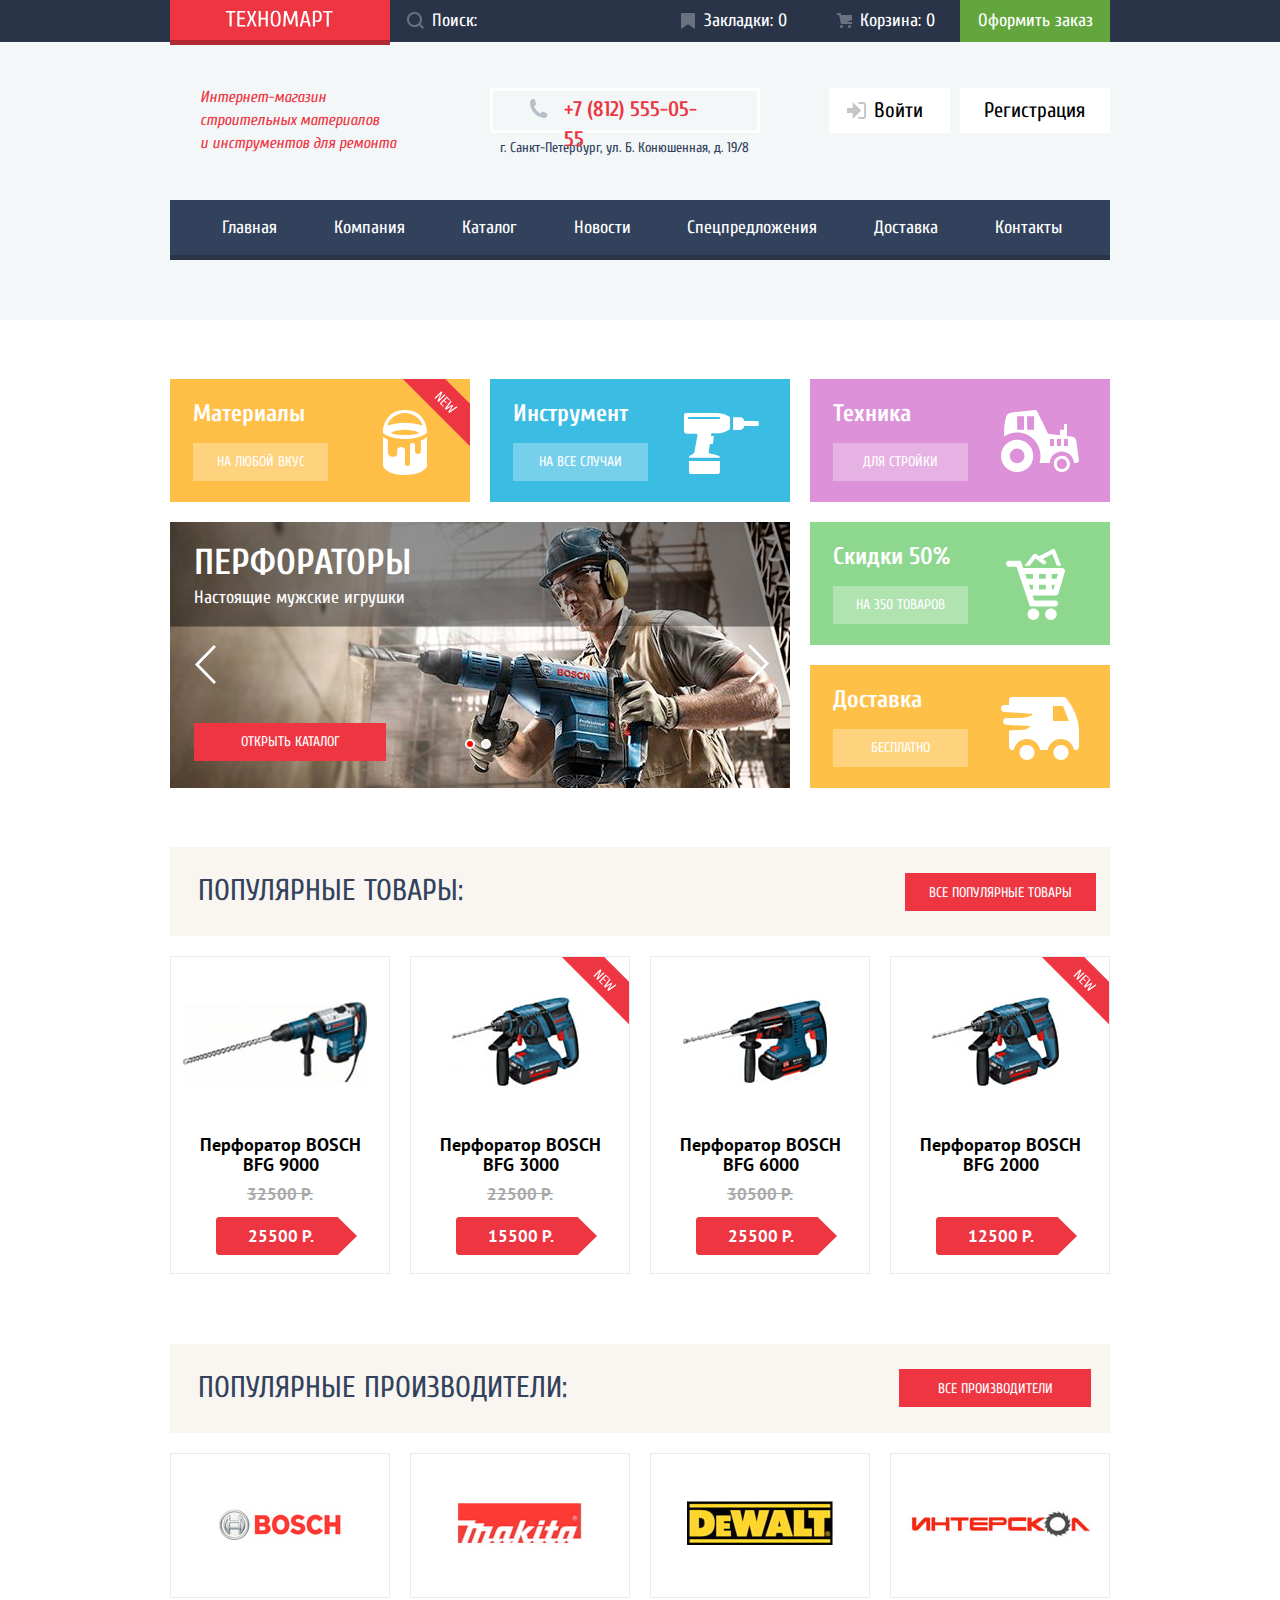
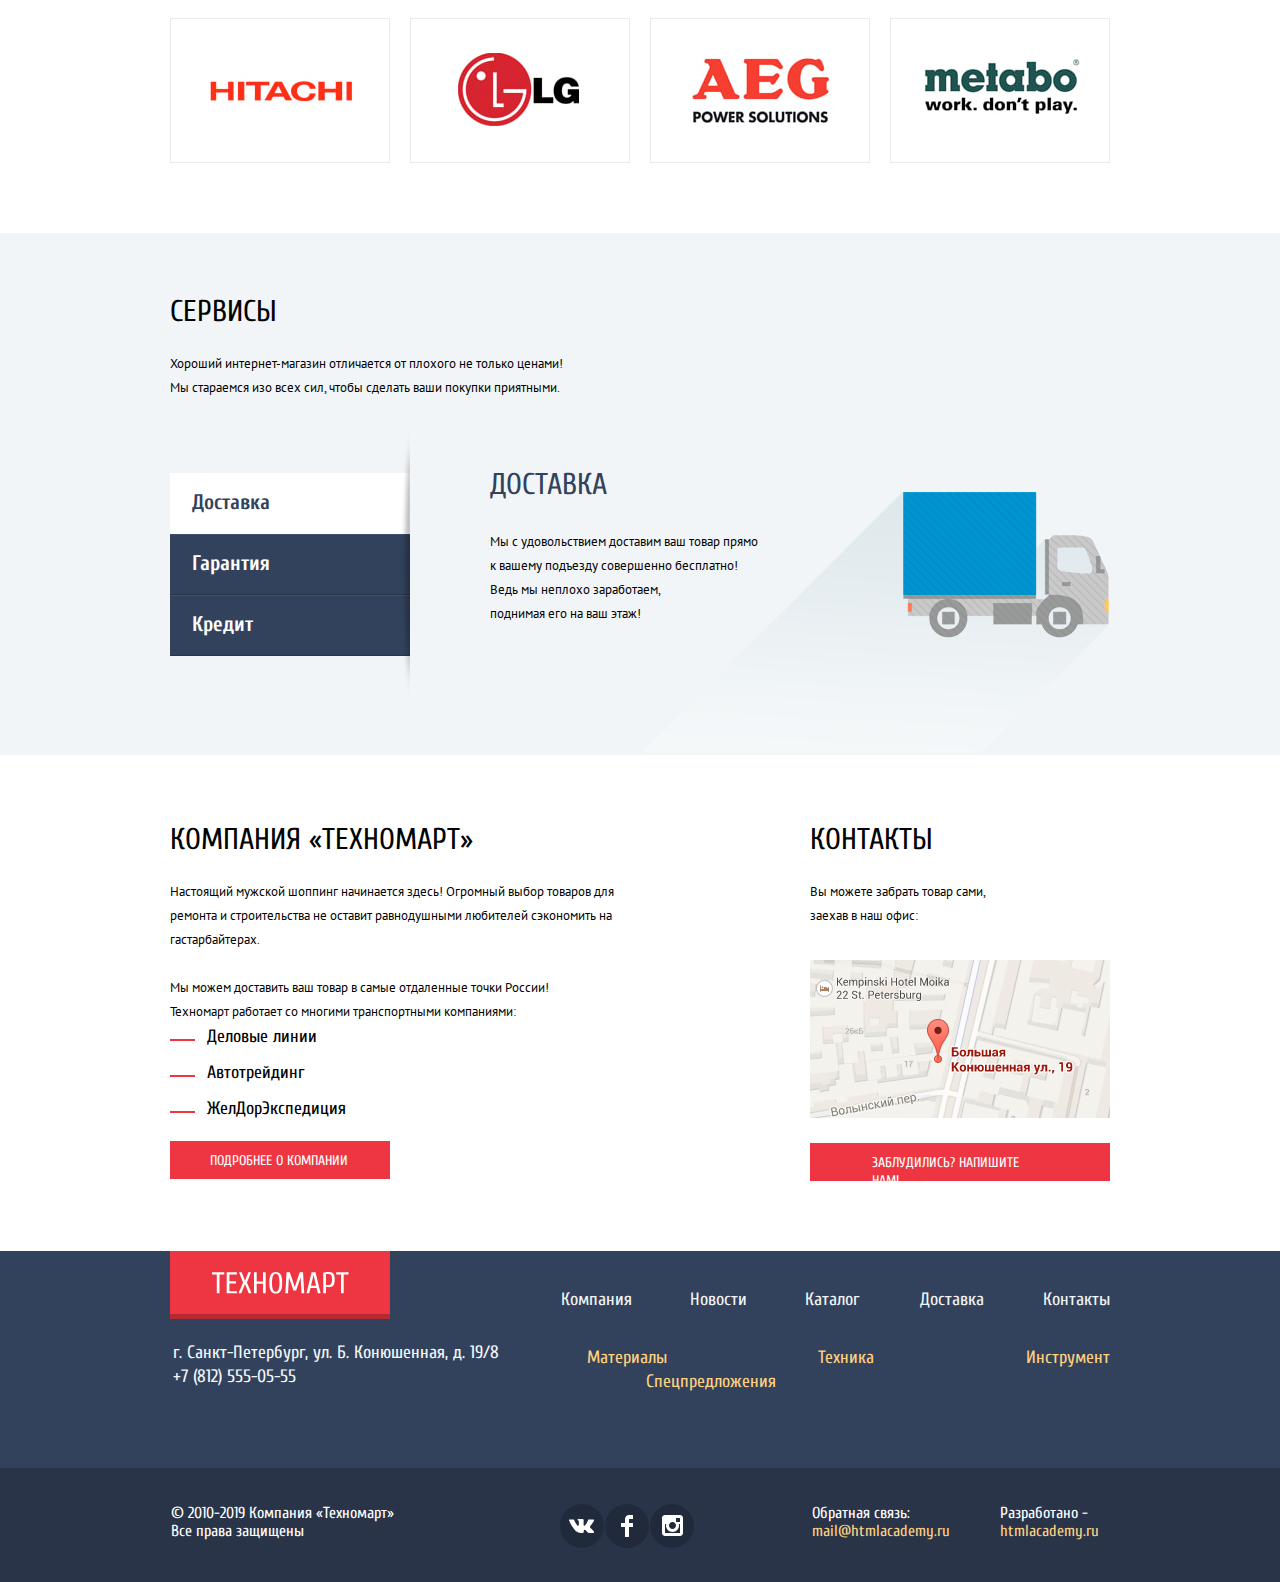
<file: index.html>
<!DOCTYPE html>
<html lang="ru" class="html-grid">
  <head>
    <meta charset="utf-8">
    <title>HTML Academy: Техномарт</title>
    <link rel="stylesheet" href="css/normalize.css">
    <link href="https://fonts.googleapis.com/css2?family=Cuprum:ital,wght@0,400;0,700;1,400;1,700&family=PT+Sans:wght@400;700&display=swap" rel="stylesheet">
    <link rel="stylesheet" href="css/stylemin.css">
  </head>
  <body class="body-grid">
   <header class="main-header"> 
     <div class="top-menu">
       <div class="container">
        <a class="logo-top">
          <img src="img/logo.svg" width="108" height="18" alt="Логотип Техномарт">
        </a>
          <form action="https://echo.htmlacademy.ru" method="GET" class="top-input">
            <label for="search" class="label-top">
            </label>
            <input id="search" type="search" name="search" placeholder="Поиск:">
              <svg width="17" height="17" viewBox="0 0 17 17" fill="none" xmlns="http://www.w3.org/2000/svg">
                <path fill-rule="evenodd" clip-rule="evenodd" d="M13.458 12.044L17 15.586L15.586 17L12.044 13.458C10.782 14.421 9.21 15 7.5 15C3.35786 15 0 11.6421 0 7.5C0 3.35786 3.35786 0 7.5 0C11.6421 0 15 3.35786 15 7.5C15.0001 9.14309 14.4581 10.7403 13.458 12.044ZM7.5 2C4.467 2 2 4.467 2 7.5C2.00331 10.5362 4.4638 12.9967 7.5 13C10.532 13 13 10.532 13 7.5C13 4.467 10.532 2 7.5 2Z" fill="white"/>
              </svg>
          </form>
          <a class="active-top-menu top-bookmarks" href="#">
            Закладки: 0
            <svg width="14" height="16" viewBox="0 0 14 16" fill="none" xmlns="http://www.w3.org/2000/svg">
                <path d="M14 15C14 15.55 13.632 15.741 13.182 15.426L7.819 11.661C7.369 11.346 6.632 11.346 6.182 11.661L0.818 15.426C0.368 15.741 0 15.55 0 15V1C0 0.45 0.45 0 1 0H13C13.55 0 14 0.45 14 1V15Z" fill="white"/>
            </svg>     
          </a>       
          <a class="active-top-menu top-basket" href="#">
            Корзина: 0
            <svg width="15" height="15" viewBox="0 0 15 15" fill="none" xmlns="http://www.w3.org/2000/svg">
              <path d="M4.5 15C5.32843 15 6 14.3284 6 13.5C6 12.6716 5.32843 12 4.5 12C3.67157 12 3 12.6716 3 13.5C3 14.3284 3.67157 15 4.5 15Z" fill="white"/>
              <path d="M12.5 15C13.3284 15 14 14.3284 14 13.5C14 12.6716 13.3284 12 12.5 12C11.6716 12 11 12.6716 11 13.5C11 14.3284 11.6716 15 12.5 15Z" fill="white"/>
              <path d="M15 2H4.07L3.648 0H0V2H2.031L4.016 11H15V9H9.441L15 6.951V2Z" fill="white"/>
            </svg>
          </a>
          <a class="buy-order" href="#">
            Оформить заказ
          </a>
       </div>
     </div>
     <div class="double-top-menu">
      <div class="container">
        <div class="online-magazine">
          <h1>
            Интернет-магазин<br> 
            строительных материалов<br> 
            и инструментов для ремонта
          </h1>
        </div>
        <div class="company-info">
          <a class="company-info-number" href="tel:+78125550555">
            +7 (812) 555-05-55
          </a>
          <address>
            г. Санкт-Петербург, ул. Б. Конюшенная, д. 19/8
          </address>
        </div>
        <div class="div-login">
          <ul class="login">
            <li>
              <a class="entry-href" href="#">
                Войти
                <svg width="20" height="17" viewBox="0 0 20 17" fill="none" xmlns="http://www.w3.org/2000/svg">
                  <path d="M14.1667 8.5L5.71429 0V6H0V11H5.71429V17L14.1667 8.5Z" fill="#C5C5C5"/>
                  <path d="M16.1771 15.01H11.3895V17H16.1771C18.2514 17 19.0381 15.19 19.0619 13.974V3.028C19.0381 1.811 18.2514 0 16.1771 0H11.3895V1.99H16.1771C16.9762 1.99 17.1219 2.671 17.1391 3.047V13.951C17.1229 14.327 16.9762 15.01 16.1771 15.01Z" fill="#C5C5C5"/>
                </svg>
              </a>
            </li>
            <li>
              <a class="registration-href" href="#">
                Регистрация
              </a>
            </li>
          </ul>
        </div>
      </div>
    </div>
    <nav>
      <ul class="menu-navigation container">
        <li>
          <a>
            Главная
          </a>
        </li>
        <li>
          <a class="menu-navigation-company" href="#">
            Компания
          </a>
        </li>
        <li>
          <a href="catalog.html">
            Каталог
          </a>
        </li> 
        <li>
          <a href="#">
            Новости
          </a>
        </li> 
        <li>
          <a href="#">
            Спецпредложения
          </a>
        </li>
        <li>
          <a href="#">
            Доставка
          </a>
        </li> 
        <li>
          <a href="#">
            Контакты
          </a>
        </li>
      </ul>
    </nav>
   </header>
   <main>
     <div class="container">
      <section class="mini-menu">
        <div class="mini-menu-item materials">
          <p>
            Материалы
          </p>
          <a href="#">
            На любой вкус
          </a>
          <svg width="44" height="65" viewBox="0 0 44 65" fill="none" xmlns="http://www.w3.org/2000/svg" class="mini-menu-svg svg-materials">
            <path d="M37.91 30.438V41.307C37.91 41.307 38.015 44.042 35.085 44.042C32.016 44.042 31.96 41.307 31.96 41.307V34.891C31.96 34.651 31.624 32.982 29.641 32.982C27.016 32.982 26.971 34.859 26.971 34.859V54.08C26.971 54.08 27 55.943 24.507 55.943C22 55.943 22 53.96 22 53.96V40.016C22 40.016 22 37.071 18.195 37.071C14.141 37.071 14.228 40.196 14.228 40.196V43.924C14.228 43.924 14.107 46.869 9.54 46.869C4.973 46.869 4.912 42.36 4.912 42.36V29.938C3.168 28.976 0 26.671 0 26.671V56.003C0 56.003 2.988 65 22 65C41.012 65 44 56.305 44 56.305V26.671C41.062 29.5 37.91 30.438 37.91 30.438Z" fill="white"/>
            <path fill-rule="evenodd" clip-rule="evenodd" d="M22 0C1.688 0 0 19.875 0 19.875V22.937C8.438 29.188 22 29 22 29C22 29 35.562 29.188 44 22.938V19.876C44 19.875 42.312 0 22 0ZM22 25C10.25 25 7.688 22.625 7.688 22.625C13.938 19.75 22 19.875 22 19.875C22 19.875 30.062 19.75 36.312 22.625C36.312 22.625 33.75 25 22 25ZM4.312 15.563C4.312 15.563 12.438 12.625 22 12.625C31.562 12.625 39.688 15.562 39.688 15.562C35.125 2.624 22 3.062 22 3.062C22 3.062 8.875 2.625 4.312 15.563Z" fill="white"/>
          </svg>
        </div>
        <div class="mini-menu-item tool">
          <p>
            Инструмент
          </p>
          <a href="#">
            На все случаи
          </a>
          <svg width="75" height="61" viewBox="0 0 75 61" fill="none" xmlns="http://www.w3.org/2000/svg" class="mini-menu-svg svg-tool">
            <path fill-rule="evenodd" clip-rule="evenodd" d="M2.103 0C0.167 0 0 2.041 0 2.041V17.853C0 20.789 2.903 20.855 2.903 20.855H11.91C13.845 20.855 13.511 22.189 13.511 22.189C13.511 22.189 11.042 35.199 10.776 37.4C10.509 39.603 8.908 41.004 8.908 41.004C8.908 41.004 6.773 42.205 5.906 42.672C5.039 43.139 5.039 44.873 5.039 44.873H35.928V44.139C35.928 42.672 29.456 41.004 26.855 40.737C24.253 40.471 24.787 38.735 24.787 38.735L25.854 30.93H28.856L29.99 23.057H26.988L27.319 20.32L35.928 20.189C41.733 19.588 45.936 16.119 45.936 16.119V4.109C41.333 0.84 33.993 0 33.993 0H2.103ZM60.387 8.016H73.875C74.45 8.016 74.917 9.128 74.917 10.5C74.917 11.872 74.45 12.984 73.875 12.984H60.387C59.766 15.271 58.315 16.875 56.625 16.875H49.083V4.125H56.625C58.316 4.125 59.766 5.729 60.387 8.016ZM6.907 61C5.039 61 5.039 58.949 5.039 58.949V47.942H35.928V59.016C35.928 60.816 33.927 61 33.927 61H6.907ZM36 4.969V4.938C36 4.388 35.55 3.938 35 3.938H5.031C4.481 3.938 4.031 4.388 4.031 4.938V4.969C4.031 5.519 4.481 5.969 5.031 5.969H35C35.55 5.969 36 5.519 36 4.969Z" fill="white"/>
          </svg>
        </div>
        <div class="mini-menu-item equipment">
          <p>
            Техника
          </p>
          <a href="#">
            Для стройки
          </a>
          <svg width="78" height="62" viewBox="0 0 78 62" fill="none" xmlns="http://www.w3.org/2000/svg" class="mini-menu-svg svg-equipment">
            <path fill-rule="evenodd" clip-rule="evenodd" d="M0 45.875C0 36.968 7.22 29.749 16.125 29.749C25.031 29.749 32.251 36.968 32.25 45.875C32.25 54.78 25.03 62 16.125 62C7.22 62 0 54.78 0 45.875ZM10.9579 51.0421C12.3283 52.4125 14.187 53.1823 16.125 53.182C18.063 53.1823 19.9217 52.4125 21.2921 51.0421C22.6625 49.6718 23.4323 47.813 23.432 45.875C23.432 41.8395 20.1605 38.568 16.125 38.568C12.0895 38.568 8.818 41.8395 8.818 45.875C8.81773 47.813 9.58749 49.6718 10.9579 51.0421ZM60.854 45.874C56.4015 45.874 52.792 49.4835 52.792 53.936C52.792 56.8163 54.3286 59.4778 56.823 60.9179C59.3174 62.3581 62.3906 62.3581 64.885 60.9179C67.3794 59.4778 68.916 56.8163 68.916 53.936C68.9165 51.7977 68.0673 49.7468 66.5553 48.2347C65.0433 46.7227 62.9923 45.8735 60.854 45.874ZM55.792 53.936C55.7914 56.7322 58.0578 58.9995 60.854 59C63.6502 59.0006 65.9174 56.7342 65.918 53.938C65.9186 51.1418 63.6522 48.8746 60.856 48.874C58.0598 48.8735 55.7926 51.1398 55.792 53.936Z" fill="white"/>
            <path fill-rule="evenodd" clip-rule="evenodd" d="M75.437 31.313C75.875 34.625 77.898 49.727 77.898 49.727C77.898 49.727 78.641 52.875 75 52.875H73.045C72.656 46.473 67.355 41.396 60.854 41.396C54.353 41.396 49.053 46.473 48.663 52.875H38.499C39.19 50.664 39.563 48.313 39.563 45.875C39.563 32.929 29.069 22.436 16.125 22.436C11.4651 22.4285 6.90969 23.8168 3.046 26.422C3.001 23.463 3.004 12.537 5.312 6.167C5.312 6.167 6.375 3.625 8.75 3C11.125 2.375 33.5 0 33.5 0C33.5 0 35.814 0.062 36.626 1.875C37.438 3.688 47.188 23.75 47.188 23.75L59 25.128V19.833H63V14H66V25.946L71.812 26.625C71.812 26.625 74.89 27.172 75.437 31.313ZM16.125 19.833H23.083V6.167H16.125V19.833ZM33.083 19.833H26.125V6.167H33.083V19.833ZM49 36H53.016V29H49V36ZM60.016 36H56V29H60.016V36ZM63 36H67.016V29H63V36Z" fill="white"/>
          </svg>
        </div>
        <div class="mini-menu-item discounts">
          <p>
            Скидки 50%
          </p>
          <a href="#">
            На 350 товаров
          </a>
          <svg width="59" height="72" viewBox="0 0 59 72" fill="none" xmlns="http://www.w3.org/2000/svg" class="mini-menu-svg svg-discounts">
            <path fill-rule="evenodd" clip-rule="evenodd" d="M58.34 21.2499C57.7735 20.5075 56.8861 20.0709 55.944 20.0713H17.274L14.799 12.7875H3.05798C1.40113 12.7875 0.0579834 14.1122 0.0579834 15.7464C0.0579834 17.3805 1.40113 18.7053 3.05798 18.7053H10.482L23.982 58.4384H49.141C50.7978 58.4384 52.141 57.1137 52.141 55.4795C52.141 53.8454 50.7978 52.5206 49.141 52.5206H28.299L26.573 47.4422H49.693C51.031 47.4421 52.2074 46.5683 52.577 45.2999L58.827 23.8479C59.0866 22.9545 58.9063 21.9927 58.34 21.2499ZM50.559 30.7983H45.749V25.9891H51.96L50.559 30.7983ZM32.942 25.9891V30.7973H39.749V25.9891H32.942ZM39.749 36.7161V41.5244H32.942V36.7161H39.749ZM26.942 30.7973V25.9891H19.285L20.919 30.7973H26.942ZM22.929 36.7161H26.942V41.5244H24.563L22.929 36.7161ZM45.749 36.7161V41.5244H47.434L48.835 36.7161H45.749Z" fill="white"/>
            <path d="M27.406 71.8768C30.5988 71.8768 33.187 69.324 33.187 66.175C33.187 63.0259 30.5988 60.4731 27.406 60.4731C24.2132 60.4731 21.625 63.0259 21.625 66.175C21.625 69.324 24.2132 71.8768 27.406 71.8768Z" fill="white"/>
            <path d="M44.844 71.8768C48.0367 71.8768 50.625 69.324 50.625 66.175C50.625 63.0259 48.0367 60.4731 44.844 60.4731C41.6512 60.4731 39.063 63.0259 39.063 66.175C39.063 69.324 41.6512 71.8768 44.844 71.8768Z" fill="white"/>
            <path d="M29.335 10.5525L36.882 15.9692C37.3178 16.2831 37.8644 16.4085 38.396 16.3166C38.9276 16.2247 39.3984 15.9234 39.7 15.482C40.346 14.5588 40.13 13.2806 39.22 12.6267L36.847 10.9243L46.283 5.90403L50.911 17.7535H55.258L49.214 2.2774C49.007 1.74151 48.5792 1.31742 48.037 1.11061C47.4997 0.908151 46.8995 0.947423 46.394 1.21811L33.146 8.26721L30.124 6.09833C29.2551 5.47313 28.0396 5.64365 27.382 6.48299L18.901 17.1331C18.7308 17.315 18.5937 17.5245 18.496 17.7525H23.602L29.335 10.5525Z" fill="white"/>
          </svg>
        </div>
        <div class="mini-menu-item delivery">
          <p>
            Доставка
          </p>
          <a href="#">
            Бесплатно
          </a>
          <svg width="78" height="63" viewBox="0 0 78 63" fill="none" xmlns="http://www.w3.org/2000/svg" class="mini-menu-svg svg-delivery">
            <path d="M25.983 63C30.1251 63 33.483 59.6421 33.483 55.5C33.483 51.3579 30.1251 48 25.983 48C21.8408 48 18.483 51.3579 18.483 55.5C18.483 59.6421 21.8408 63 25.983 63Z" fill="white"/>
            <path d="M59.982 63C64.1241 63 67.482 59.6421 67.482 55.5C67.482 51.3579 64.1241 48 59.982 48C55.8399 48 52.482 51.3579 52.482 55.5C52.482 59.6421 55.8399 63 59.982 63Z" fill="white"/>
            <path fill-rule="evenodd" clip-rule="evenodd" d="M11.062 0H64C64 0 78 14.812 78 33.688V48.938C78 48.938 77.812 53 74.875 53.001H73.166C71.992 46.74 66.507 42.001 59.906 42.001C53.306 42.001 47.82 46.74 46.646 53.001H39.242C38.068 46.74 32.583 42.001 25.983 42.001C19.383 42.001 13.897 46.74 12.724 53.001H10.625C10.625 53.001 8.061 52.377 8.061 49.189V33.574L22.812 32.814C22.812 32.814 28.295 32.211 29.102 29.058L5.446 27.804C3.58204 27.804 2.071 26.293 2.071 24.429C2.071 22.565 3.58204 21.054 5.446 21.054H14.502L22.812 20.626C22.812 20.626 30.989 20.018 31.75 16.821L31.554 16.778L3.469 14.938C1.55312 14.938 0 13.3849 0 11.469C0 9.55312 1.55312 8 3.469 8H8.062V3.125C8.062 3.125 7.874 0 11.062 0ZM52 8.938V23.938H67.812L62.062 8.938H52Z" fill="white"/>
          </svg>
        </div>
        <div class="div-slides div-slide-1">
          <ul class="slides">
            <li class="slider-item first-slider-item toys">
              <h2>
                Перфораторы
              </h2>
              <p>
                Настоящие мужские игрушки
              </p>
              <a class="open-catalog shared-button" href="catalog.html">
                Открыть каталог
              </a>
            </li>
            <li class="slider-item second-slider-item">
              <h2>
                Дрели
              </h2>
              <p>
                Соседям на радость!
              </p>
              <a class="open-catalog shared-button" href="catalog.html">
                Открыть каталог
              </a>
            </li>
          </ul>
          <div class="switches">
            <button type="button" class="left-button" aria-label="Предыдущий слайд">
            </button>
            <button type="button" class="right-button" aria-label="Следующий слайд">
            </button>
          </div>
          <div class="slides-button">
            <button type="button" class="slides-left-circle slides-button-first" aria-label="Первый слайд">
            </button>
            <button type="button" class="slides-right-circle" aria-label="Второй слайд">
            </button>
          </div>
        </div>
      </section>
      <section class="main-mini-catalog">
        <div class="popular-heading">
          <h2>
            Популярные товары:
          </h2>
          <a href="#" class="shared-button">
            Все популярные товары
          </a>
        </div>
        <ul class="catalog-cards first-page">
          <li class="card" tabindex="0">
            <div class="div-card-image">
              <img src="img/bfg9000.jpg" width="184" height="164" alt="Перфоратор BOSCH BFG 6000">
            </div>
            <h3>
              Перфоратор BOSCH
              BFG 9000
            </h3>
            <span class="first-price">
              32500 Р.
            </span>
            <div class="div-last-price">
              <p>
                25500 Р.
              </p>
            </div>
            <div class="change-page">
              <a href="#" class="change-page-first">
                Купить
              </a>  
              <a href="#" class="change-page-second">
                В закладки
              </a>  
            </div>
          </li>
          <li class="card new-product" tabindex="0">
            <div class="div-card-image">
              <img src="img/bfg3000.jpg" width="127" height="112" alt="Перфоратор BOSCH BFG 3000">
            </div>
            <h3>
              Перфоратор BOSCH
              BFG 3000
            </h3>
            <span class="first-price">
              22500 Р.
            </span>
            <div class="div-last-price">
              <p>
                15500 Р.
              </p>
            </div>
            <div class="change-page">
              <a href="#" class="change-page-first">
                Купить
              </a>  
              <a href="#" class="change-page-second">
                В закладки
              </a>  
            </div>
          </li>
          <li class="card" tabindex="0">
            <div class="div-card-image">
              <img src="img/bfg6000.jpg" width="144" height="128" alt="Перфоратор BOSCH BFG 6000">
            </div>
            <h3>
              Перфоратор BOSCH
              BFG 6000
            </h3>
            <span class="first-price">
              30500 Р.
            </span>
            <div class="div-last-price">
              <p>
                25500 Р.
              </p>
            </div>
            <div class="change-page">
              <a href="#" class="change-page-first">
                Купить
              </a>  
              <a href="#" class="change-page-second">
                В закладки
              </a>  
            </div>
          </li>
          <li class="card new-product" tabindex="0">
            <div class="div-card-image">
              <img src="img/bfg2000.jpg" width="127" height="112" alt="Перфоратор BOSCH BFG 2000">
            </div>
            <h3>
              Перфоратор BOSCH
              BFG 2000
            </h3>
            <span class="first-price">
            </span>
            <div class="div-last-price">
              <p>
                12500 Р.
              </p>
            </div>
            <div class="change-page">
              <a href="#" class="change-page-first ">
                Купить
              </a>  
              <a href="#" class="change-page-second">
                В закладки
              </a>  
            </div>
          </li>
        </ul>
      </section>
      <section>
        <div class="popular-heading all-heading">
          <h2>
            Популярные производители:
          </h2>
          <a href="#" class="shared-button">
            Все производители
          </a>
        </div>
        <ul class="popular-manufacturers">
          <li>
            <a href="#"><img src="img/bosch.jpg" width="220" height="145" alt="Логотип BOSCH">
            </a>
          </li>
          <li>
            <a href="#"><img src="img/makita.jpg" width="220" height="145" alt="Логотип MAKITA">
            </a>
          </li>
          <li>
            <a href="#"><img src="img/dewalt.jpg" width="220" height="145" alt="Логотип DEWALT">
            </a>
          </li>
          <li>
            <a href="#"><img src="img/interskol.jpg" width="220" height="145" alt="Логотип ИНТЕРСКОЛ">
            </a>
          </li>
          <li>
            <a href="#"><img src="img/hitachi.jpg" width="220" height="145" alt="Логотип HITACHI">
            </a>
          </li>
          <li>
            <a href="#"><img src="img/lg.jpg" width="220" height="145" alt="Логотип LG">
            </a>
          </li>
          <li>
            <a href="#"><img src="img/aeg.jpg" width="220" height="145" alt="Логотип AEG">
            </a>
          </li>
          <li>
            <a href="#"><img src="img/metabo.jpg" width="220" height="145" alt="Логотип METABO">
            </a>
          </li>
        </ul>
      </section>
    </div>
      <section class="services">
        <div class="container">
          <div class="services-div">
            <h2>
              Сервисы
            </h2>
            <p>
              Хороший интернет-магазин отличается от плохого не только ценами!<br>
              Мы стараемся изо всех сил, чтобы сделать ваши покупки приятными.
            </p>
            <div class="services-flex">
              <div class="services-buttons">
                <button type="button" class="button-delivery button-view">
                  Доставка
                </button>
                <button type="button" class="button-guarantee">
                  Гарантия
                </button>
                <button type="button" class="button-credit">
                  Кредит
                </button>
              </div>
              <ul class="services-bottom">
                <li class="services-slide services-slide-delivery services-slide-view">
                  <h2>
                    Доставка
                  </h2>
                  <p>
                    Мы с удовольствием доставим ваш товар прямо<br>
                    к вашему подъезду совершенно бесплатно!<br>
                    Ведь мы неплохо заработаем,<br>
                    поднимая его на ваш этаж!
                  </p>
                </li>
                <li class="services-slide services-slide-guarantee">
                  <h2>
                    Гарантия
                  </h2>
                  <p>
                    Если купленный у нас товар поломается или заискрит, <br>
                    а также в случае пожара, спровоцированного его <br>
                    возгоранием, вы всегда можете быть уверены в нашей<br>
                    гарантии.Мы обменяем сгоревший товар на новый.<br>
                    Дом уж восстановите как-нибудь сами.
                  </p>
                </li>
                <li class="services-slide services-slide-credit">
                  <h2>
                    Кредит
                  </h2>
                  <p>
                    Залезть в долговую яму стало проще!<br>
                    Кредитные консультанты придут вам на помощь.
                  </p>
                  <a href="#">
                    Отправить заявку
                  </a>
                </li>
              </ul>
             </div>
          </div>
        </div>
      </section>
    <div class="bottom-info-company">
      <div class="container">
        <section class="company-partners">
          <h2>
            Компания «Техномарт»
          </h2>
          <p>
            Настоящий мужской шоппинг начинается здесь! Огромный выбор товаров для<br>
            ремонта и строительства не оставит равнодушными любителей сэкономить на<br>
            гастарбайтерах.
          </p>
          <p class="we-can-do">
            Мы можем доставить ваш товар в самые отдаленные точки России!<br>
            Техномарт работает со многими транспортными компаниями:
          </p>
          <ul class="partners">
            <li>
              Деловые линии
              <svg width="25" height="2" viewBox="0 0 25 2" fill="none" xmlns="http://www.w3.org/2000/svg" class="one-hyphen">
                <rect width="25" height="2" fill="#EE3643"/>
              </svg> 
            </li>
            <li>
              Автотрейдинг
              <svg width="25" height="2" viewBox="0 0 25 2" fill="none" xmlns="http://www.w3.org/2000/svg" class="two-hyphen">
                <rect width="25" height="2" fill="#EE3643"/>
              </svg> 
            </li>
            <li>
              ЖелДорЭкспедиция
              <svg width="25" height="2" viewBox="0 0 25 2" fill="none" xmlns="http://www.w3.org/2000/svg" class="three-hyphen">
                <rect width="25" height="2" fill="#EE3643"/>
              </svg> 
            </li>
          </ul>
          <div class="first-link shared-button">
            <a class="link-red" href="#">
              Подробнее о компании
            </a>
          </div>
        </section>
        <section class="company-contacts">
          <h2>
            Контакты
          </h2>
          <p>
            Вы можете забрать товар сами,
            заехав в наш офис:
          </p>
          <a class="bottom-map" href="https://goo.gl/maps/LYUe3NA5gNEfzFR26">
            <img src="img/map.png" width="300" height="158" alt="Наш магазин на карте">
          </a>
          <div class="second-link shared-button">
            <a class="link-red login-link-red" href="feedback-form.html">
              Заблудились? Напишите нам!
            </a>
          </div>
        </section>
      </div>
    </div>
   </main>
   <footer class="main-footer">
     <div class="first-bottom-menu">
      <div class="container">
        <a class="bottom-logo">
          <img src="img/logo-bottom.svg" width="220" height="68" alt="Логотип Техномарт">
        </a>
        <div class="menu-bottom">
          <ul class="bottom-white-menu">
            <li>
              <a href="#">
                Компания
              </a>
            </li>
            <li>
              <a href="#">
                Новости
              </a>
            </li>
            <li>
              <a href="catalog.html">
                Каталог
              </a>
            </li>
            <li>
              <a href="#">
                Доставка
              </a>
            </li>
            <li>
              <a href="#">
                Контакты
              </a>
            </li>
          </ul>
        </div>
      </div>
     </div>
     <div class="bottom-second-menu">
       <div class="container">
         <div class="bottom-address">
            <address>
              г. Санкт-Петербург, ул. Б. Конюшенная, д. 19/8
            </address>
            <a class="telephone-number" href="tel:+78125550555">
              +7 (812) 555-05-55
            </a>
          </div>
          <ul class="bottom-gold-menu">
            <li>
              <a href="#">
                Материалы
              </a>
            </li>
            <li class="bottom-gold-menu-alone">
              <a href="#">
                Техника
              </a>
            </li>
            <li>
              <a href="#">
                Инструмент
              </a>
            </li>
            <li>
              <a href="#">
                Спецпредложения
              </a>
            </li>
          </ul>
       </div>
     </div>
   <div class="last-bottom-menu">
     <div class="container">
        <div class="copyright">
          <p>
            © 2010-2019 Компания «Техномарт»
            Все права защищены
          </p>
        </div>
        <ul class="social-networks">
          <li>
            <a href="#">
              <img class="icon-social vk" src="img/vkontakte.svg" width="26" height="15" alt="Наша группа Вконтакте">
            </a>
          </li>
          <li>
            <a href="#">
              <img class="icon-social fb" src="img/facebook.svg" width="12" height="22" alt="Наша группа Фейсбук">
            </a>
          </li>
          <li>
            <a href="#">
              <img class="icon-social inst" src="img/instagram.svg" width="21" height="21" alt="Наша группа Инстраграм">
            </a>
          </li>
        </ul>
        <div class="last-bottom-menu-info">
          <p class="bottom-mail-first">
            Обратная связь:
            <a class="last-bottom-menu-mail" href="mailto:mail@htmlacademy.ru">
              <span>
                mail@htmlacademy.ru
              </span>
            </a>
          </p>
          <p class="bottom-mail-second">
            Разработано -
            <a class="last-bottom-menu-mail" href="https://htmlacademy.ru/intensive/htmlcss">
              <span>
                htmlacademy.ru
              </span>
            </a>
          </p>
        </div>
      </div>
    </div>
  </footer>

  <div class="pop-up-basket">
    <div class="pop-up-basket-head">
      <p>
        Товар добавлен в корзину!
      </p>
      <button type="button">
      </button>
    </div>
    <div class="pop-up-basket-buttons">
      <a href="#">
        Оформить заказ
      </a>
      <a href="#">
        Продолжить покупки
      </a>
    </div>
  </div>

  <div class="pop-up-feedback">
    <div class="div-feedback">
      <form action="https://echo.htmlacademy.ru" method="POST">
        <div class="flex-feedback">
          <div class="div-name-feedback">
              <label for="name-feedback">
                <span>
                  Ваше имя:
                </span>
                <input id="name-feedback" type="text" name="name-feedback" placeholder="Имя Фамилия" class="input-name">
              </label>
          </div>
          <div class="div-email-feedback">
              <label for="email-feedback">
                <span>
                  Ваш e-mail:
                </span>
                <input id="email-feedback" type="email" name="email-feedback" placeholder="email@example.com" class="input-email">
              </label>
          </div>
          <div class="div-text-feedback">
              <label for="text-feedback">
                <span>
                  Текст письма:
                </span>
                <textarea class="text-area-modal" id="text-feedback" name="text-feedback" placeholder="В свободной форме">
                </textarea>
              </label>
          </div>
        </div>
        <div class="div-feedback-button">
          <button class="button-push" type="submit" name="button-feedback">Отправить
          </button>
        </div>
        <button class="close-button" type="button">
        </button>
      </form>
    </div>
  </div>

  <div class="big-map">
    <iframe src="https://www.google.com/maps/embed?pb=!1m18!1m12!1m3!1d1998.5991043651586!2d30.320894616097!3d59.938794181876254!2m3!1f0!2f0!3f0!3m2!1i1024!2i768!4f13.1!3m3!1m2!1s0x4696310fca5ba729%3A0xea9c53d4493c879f!2z0JHQvtC70YzRiNCw0Y8g0JrQvtC90Y7RiNC10L3QvdCw0Y8g0YPQuy4sIDE5LCDQodCw0L3QutGCLdCf0LXRgtC10YDQsdGD0YDQsywgMTkxMTg2!5e0!3m2!1sru!2sru!4v1593686748935!5m2!1sru!2sru" width="600" height="450" style="border:0;" allowfullscreen="" aria-hidden="false" tabindex="0">
    </iframe>
    <button type="button">
    </button>
  </div>
  <script src="js/mainmin.js">
  </script>
 </body>
</html>
</file>
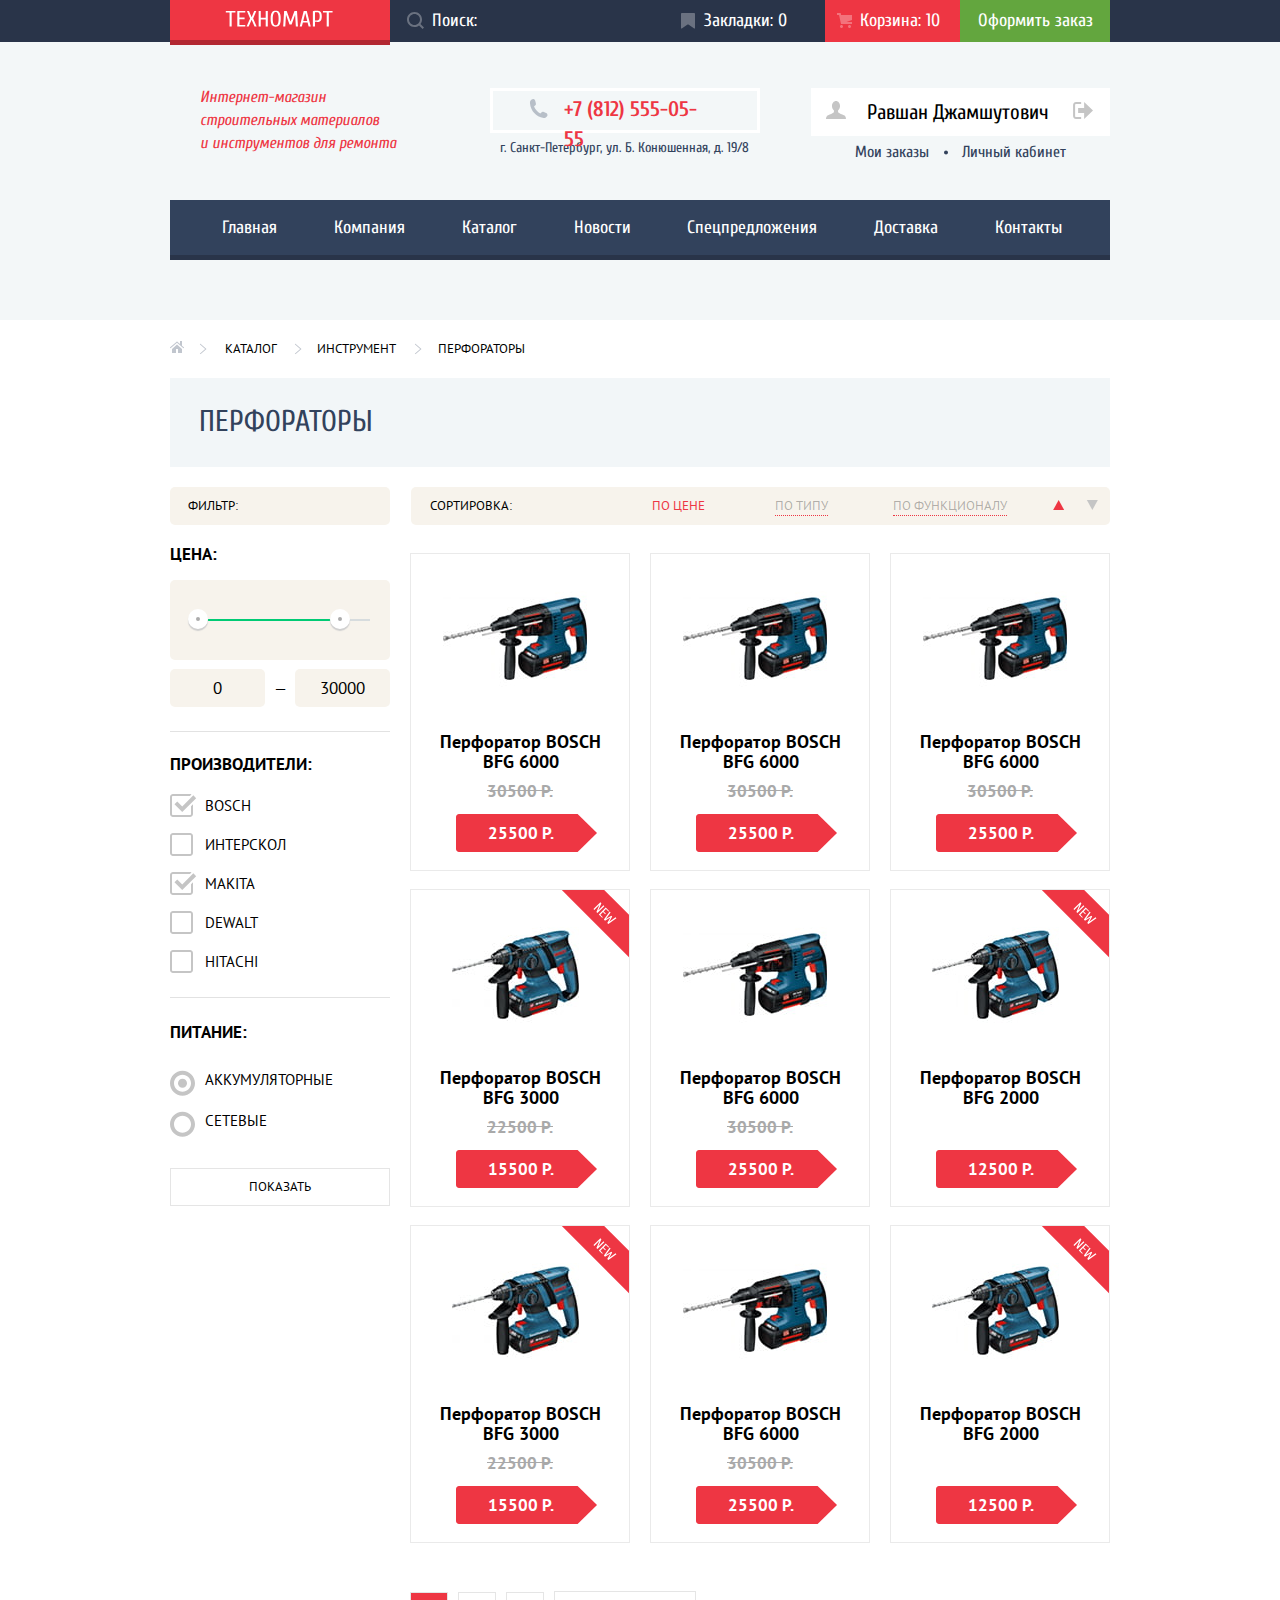
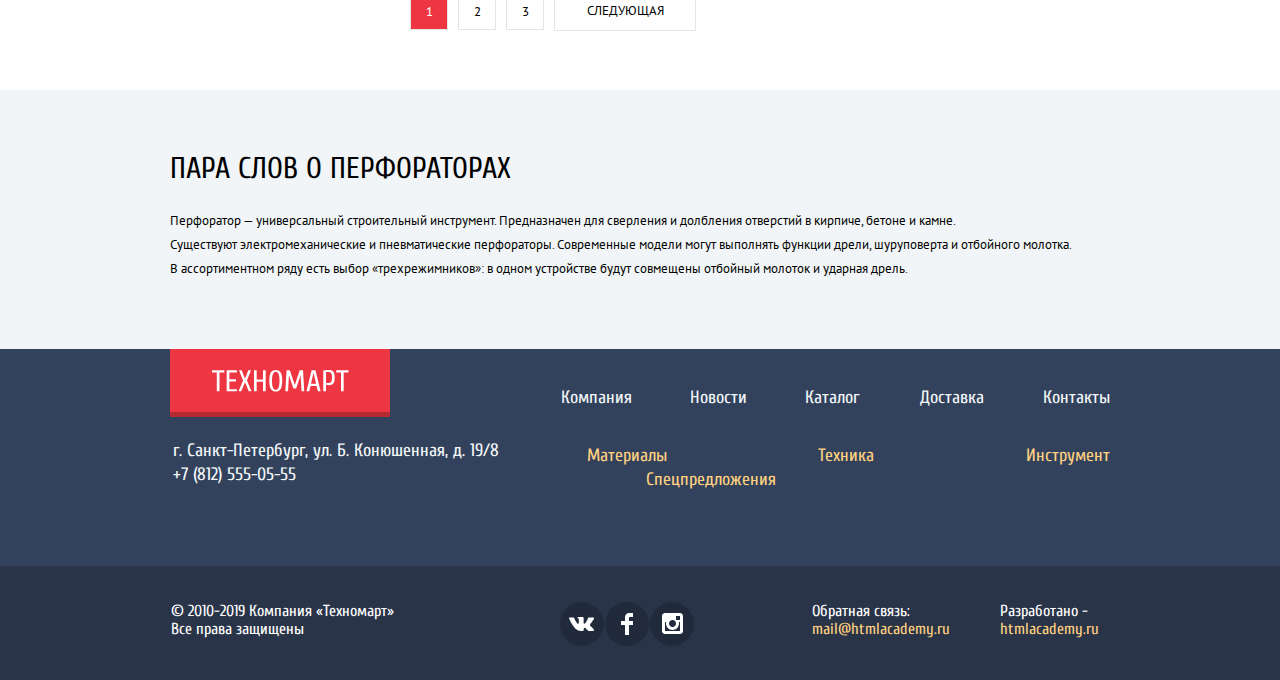
<file: catalog.html>
<!DOCTYPE html>
<html lang="ru">
  <head>
    <meta charset="utf-8">
    <title>
      HTML Academy: Техномарт
    </title>
    <link rel="stylesheet" href="css/normalize.css">
    <link href="https://fonts.googleapis.com/css2?family=Cuprum:ital,wght@0,400;0,700;1,400;1,700&family=PT+Sans:wght@400;700&display=swap" rel="stylesheet">
    <link rel="stylesheet" href="css/stylemin.css">
  </head>
  <body>
   <header class="main-header"> 
      <div class="top-menu">
        <div class="container">
          <a class="logo-top" href="index.html">
            <img src="img/logo.svg" width="220" height="47" alt="Логотип Техномарт">
          </a>
          <form action="https://echo.htmlacademy.ru" method="GET" class="top-input">
            <label for="search" class="label-top">
            </label>
            <input id="search" type="search" name="search" placeholder="Поиск:">
              <svg width="17" height="17" viewBox="0 0 17 17" fill="none" xmlns="http://www.w3.org/2000/svg">
                <path fill-rule="evenodd" clip-rule="evenodd" d="M13.458 12.044L17 15.586L15.586 17L12.044 13.458C10.782 14.421 9.21 15 7.5 15C3.35786 15 0 11.6421 0 7.5C0 3.35786 3.35786 0 7.5 0C11.6421 0 15 3.35786 15 7.5C15.0001 9.14309 14.4581 10.7403 13.458 12.044ZM7.5 2C4.467 2 2 4.467 2 7.5C2.00331 10.5362 4.4638 12.9967 7.5 13C10.532 13 13 10.532 13 7.5C13 4.467 10.532 2 7.5 2Z" fill="white"/>
              </svg>
          </form>
           <a class="active-top-menu top-bookmarks" href="#">
             Закладки: 0
             <svg width="14" height="16" viewBox="0 0 14 16" fill="none" xmlns="http://www.w3.org/2000/svg">
               <path d="M14 15C14 15.55 13.632 15.741 13.182 15.426L7.819 11.661C7.369 11.346 6.632 11.346 6.182 11.661L0.818 15.426C0.368 15.741 0 15.55 0 15V1C0 0.45 0.45 0 1 0H13C13.55 0 14 0.45 14 1V15Z" fill="white"/>
             </svg>     
           </a>       
           <a class="top-basket top-menu-basket" href="#">
             Корзина: 10
             <svg width="15" height="15" viewBox="0 0 15 15" fill="none" xmlns="http://www.w3.org/2000/svg">
               <path d="M4.5 15C5.32843 15 6 14.3284 6 13.5C6 12.6716 5.32843 12 4.5 12C3.67157 12 3 12.6716 3 13.5C3 14.3284 3.67157 15 4.5 15Z" fill="white"/>
               <path d="M12.5 15C13.3284 15 14 14.3284 14 13.5C14 12.6716 13.3284 12 12.5 12C11.6716 12 11 12.6716 11 13.5C11 14.3284 11.6716 15 12.5 15Z" fill="white"/>
               <path d="M15 2H4.07L3.648 0H0V2H2.031L4.016 11H15V9H9.441L15 6.951V2Z" fill="white"/>
             </svg>
           </a>
           <a class="buy-order" href="#">
             Оформить заказ
           </a>
        </div>
      </div>
      <div class="double-top-menu">
       <div class="container">
         <div class="online-magazine">
           <h1>
             Интернет-магазин<br> 
             строительных материалов<br> 
             и инструментов для ремонта
           </h1>
         </div>
         <div class="company-info catalog-info">
            <a class="company-info-number" href="tel:+78125550555">
              +7 (812) 555-05-55
            </a>
            <address>
              г. Санкт-Петербург, ул. Б. Конюшенная, д. 19/8
            </address>
         </div>
         <div class="login-entry">
          <div class="login-user">
            <a class="name-user" href="#">
              Равшан Джамшутович
              <svg width="20" height="18" viewBox="0 0 20 18" fill="none" xmlns="http://www.w3.org/2000/svg" class="svg-user-login">
                <path d="M17.881 14.166C15.737 13.431 13.625 12.5 12.674 11.776C12.017 11.275 11.904 10.158 12.157 9.361C13.275 8.458 14.021 6.884 14.021 5.083C14.021 2.276 12.221 0 10 0C7.77902 0 5.97901 2.276 5.97901 5.083C5.97901 6.884 6.72501 8.457 7.84201 9.36C8.09501 10.158 7.98302 11.275 7.32502 11.776C6.37502 12.5 4.26201 13.43 2.11801 14.166C-0.0259852 14.902 1.48343e-05 18 1.48343e-05 18H20C20 18 20.025 14.901 17.881 14.166Z" fill="#C5C5C5"/>
              </svg>
            </a>
            <a href="#">
              <span class="visually-hidden">
                Выход из личного кабинета
              </span>
              <svg width="20" height="17" viewBox="0 0 20 17" fill="none" xmlns="http://www.w3.org/2000/svg" class="svg-entry">
                <path d="M20 8.5L11.125 0V6H5.125V11H11.125V17L20 8.5Z" fill="#C5C5C5"/>
                <path d="M2.10591 13.952V3.048C2.12391 2.672 2.27691 1.991 3.11591 1.991H8.14291V0H3.11591C0.937914 0 0.111914 1.81 0.0869141 3.027V13.973C0.111914 15.189 0.937914 17 3.11591 17H8.14291V15.01H3.11591C2.27691 15.01 2.12391 14.327 2.10591 13.952Z" fill="#C5C5C5"/>
              </svg>                
            </a>
          </div>
          <div class="info-user-div">
            <a class="info-user" href="#">
              Мои заказы
            </a>
            <svg width="4" height="5" viewBox="0 0 4 5" fill="none" xmlns="http://www.w3.org/2000/svg">
              <path fill-rule="evenodd" clip-rule="evenodd" d="M2.00025 0.494141C3.09717 0.494141 3.98644 1.38357 3.98644 2.4801C3.98644 3.57758 3.09717 4.46647 2.00025 4.46647C0.903122 4.46647 0.013916 3.57758 0.013916 2.4801C0.013916 1.38357 0.903122 0.494141 2.00025 0.494141Z" fill="white"/>
              <path fill-rule="evenodd" clip-rule="evenodd" d="M2.00025 0.494141C3.09717 0.494141 3.98644 1.38357 3.98644 2.4801C3.98644 3.57758 3.09717 4.46647 2.00025 4.46647C0.903122 4.46647 0.013916 3.57758 0.013916 2.4801C0.013916 1.38357 0.903122 0.494141 2.00025 0.494141Z" fill="#32425C"/>
            </svg>
            <a class="info-user" href="#">
              Личный кабинет
            </a>
          </div>
        </div>
       </div>
     </div>
     <nav>
      <ul class="menu-navigation container">
        <li>
          <a href="index.html">
            Главная
          </a>
        </li>
        <li>
          <a class="menu-navigation-company" href="#">
            Компания
          </a>
        </li>
        <li>
          <a>
            Каталог
          </a>
        </li> 
        <li>
          <a href="#">
            Новости
          </a>
        </li> 
        <li>
          <a href="#">
            Спецпредложения
          </a>
        </li>
        <li>
          <a href="#">
            Доставка
          </a>
        </li> 
        <li>
          <a href="#">
            Контакты
          </a>
        </li>
      </ul>
    </nav>
   </header>
   <main class="main-catalog-flex">
      <div class="container">
        <div class="top-main-flex">
            <h1 class="main-heading">
              Перфораторы
            </h1>
            <ul class="history-pages">
              <li>
                <a href="index.html">
                  <svg width="14" height="12" viewBox="0 0 14 12" fill="none" xmlns="http://www.w3.org/2000/svg">
                    <path d="M2 7.99999V12H6V7.99999H8V12H12V7.99999L7 3.51599L2 7.99999Z" fill="#C1C6CE"/>
                    <path d="M13.831 6.365L12 4.751V0H9.99998V2.987L7.33198 0.635C7.31198 0.618 7.28898 0.612 7.26798 0.598C7.24294 0.579705 7.21614 0.56396 7.18798 0.551C7.15708 0.540195 7.12529 0.532163 7.09298 0.527C7.06198 0.521 7.03198 0.515 6.99998 0.515C6.96898 0.515 6.93898 0.521 6.90798 0.527C6.87551 0.531919 6.84366 0.5403 6.81298 0.552C6.78498 0.563 6.75998 0.581 6.73298 0.598C6.71198 0.612 6.68798 0.618 6.66898 0.635L0.170976 6.365C0.0162401 6.50291 -0.0375953 6.72187 0.0355474 6.9158C0.10869 7.10974 0.293707 7.23862 0.500976 7.24C0.622907 7.24035 0.740711 7.19586 0.831976 7.115L6.99998 1.677L13.169 7.115C13.3778 7.27913 13.6784 7.25178 13.8542 7.05265C14.0299 6.85352 14.0198 6.55183 13.831 6.365Z" fill="#C1C6CE"/>
                  </svg>                    
                </a>
                <svg width="8" height="12" viewBox="0 0 8 12" fill="none" xmlns="http://www.w3.org/2000/svg" class="svg-history-pages-one">
                  <path d="M7.23703 5.6931L1.72903 0.971099C1.53132 0.801626 1.21075 0.801626 1.01303 0.971099C0.815317 1.14057 0.815317 1.41534 1.01303 1.58481L6.16303 5.99996L1.01203 10.4142C0.826517 10.5854 0.832137 10.8517 1.02476 11.0171C1.21738 11.1824 1.52804 11.1876 1.72803 11.0288L7.23703 6.30681C7.33255 6.22569 7.38628 6.11521 7.38628 5.99996C7.38628 5.8847 7.33255 5.77422 7.23703 5.6931Z" fill="#C1C6CE"/>
                </svg>                  
              </li>
              <li>
                <a href="catalog.html">
                  Каталог
                </a>
                <svg width="8" height="12" viewBox="0 0 8 12" fill="none" xmlns="http://www.w3.org/2000/svg" class="svg-history-pages-two">
                  <path d="M7.23703 5.6931L1.72903 0.971099C1.53132 0.801626 1.21075 0.801626 1.01303 0.971099C0.815317 1.14057 0.815317 1.41534 1.01303 1.58481L6.16303 5.99996L1.01203 10.4142C0.826517 10.5854 0.832137 10.8517 1.02476 11.0171C1.21738 11.1824 1.52804 11.1876 1.72803 11.0288L7.23703 6.30681C7.33255 6.22569 7.38628 6.11521 7.38628 5.99996C7.38628 5.8847 7.33255 5.77422 7.23703 5.6931Z" fill="#C1C6CE"/>
                </svg>                  
              </li>
              <li>
                <a href="#">
                  Инструмент
                </a>
                <svg width="8" height="12" viewBox="0 0 8 12" fill="none" xmlns="http://www.w3.org/2000/svg" class="svg-history-pages-three">
                  <path d="M7.23703 5.6931L1.72903 0.971099C1.53132 0.801626 1.21075 0.801626 1.01303 0.971099C0.815317 1.14057 0.815317 1.41534 1.01303 1.58481L6.16303 5.99996L1.01203 10.4142C0.826517 10.5854 0.832137 10.8517 1.02476 11.0171C1.21738 11.1824 1.52804 11.1876 1.72803 11.0288L7.23703 6.30681C7.33255 6.22569 7.38628 6.11521 7.38628 5.99996C7.38628 5.8847 7.33255 5.77422 7.23703 5.6931Z" fill="#C1C6CE"/>
                </svg>                  
              </li>
              <li>
                <a>
                  Перфораторы
                </a>
              </li>
            </ul>
        </div>
        <div class="big-catalog-flex">
          <div class="catalog-grid">
            <p>
              <span class="filter-alone">
                Фильтр:
              </span>
            </p>
            <form action="https://echo.htmlacademy.ru" method="POST">
              <fieldset class="filter-price">
                <legend>
                  Цена:
                </legend>
                <div class="range-filter">
                  <div class="range-controls">
                    <div class="scale">
                      <div class="bar">
                      </div>
                      <div class="toggle toggle-min" tabindex="0">
                      </div>
                      <div class="toggle toggle-max" tabindex="0">
                      </div>
                    </div>
                  </div>
                  <div class="price-controls">
                    <input id="price-number-start" type="text" name="price-number" value="0">
                    <label for="price-number-start">
                    </label>
                    <span>
                      —
                    </span>
                    <label for="price-number-end">
                    </label>
                    <input id="price-number-end" type="text" name="price-number" value="30000">
                  </div>
                </div>
              </fieldset>
              <div class="filter">
                <fieldset class="filter-manufacturers">
                  <legend>
                    Производители:
                  </legend>
                  <ul>
                    <li tabindex="0">
                      <label for="checkbox-bosch" class="filter-label">
                        <input id="checkbox-bosch"  type="checkbox" name="checkbox-bosch" class="filter-checkbox visually-hidden" checked>
                        <svg width="27" height="23" viewBox="0 0 27 23" fill="none" xmlns="http://www.w3.org/2000/svg" class="filter-checkbox-image-on filter-svg">
                          <path d="M7.28505 7.48598L4.45605 10.315L12.2391 18.098L26.1711 4.16598L23.3431 1.33698L12.2391 12.439L7.28505 7.48598Z" fill="#C5C5C5"/>
                          <path d="M21 20C21 20.542 20.542 21 20 21H3C2.458 21 2 20.542 2 20V3C2 2.458 2.458 2 3 2H19.908L21.493 0.415C21.041 0.146542 20.5257 0.00329969 20 0H3C1.35 0 0 1.35 0 3V20C0 21.65 1.35 23 3 23H20C21.65 23 23 21.65 23 20V10.171L21 12.171V20Z" fill="#C5C5C5"/>
                        </svg>
                        <svg width="23" height="23" viewBox="0 0 23 23" fill="none" xmlns="http://www.w3.org/2000/svg" class="filter-checkbox-image-off filter-svg">
                          <path fill-rule="evenodd" clip-rule="evenodd" d="M3 0H20C21.65 0 23 1.35 23 3V20C23 21.65 21.65 23 20 23H3C1.35 23 0 21.65 0 20V3C0 1.35 1.35 0 3 0ZM21 3C21 2.458 20.542 2 20 2H3C2.458 2 2 2.458 2 3V20C2 20.542 2.458 21 3 21H20C20.542 21 21 20.542 21 20V3Z" fill="#C5C5C5"/>
                        </svg>
                        <span>
                          Bosch
                        </span>
                      </label>
                    </li>
                    <li tabindex="0">
                      <label for="checkbox-interskol" class="filter-label">
                        <input id="checkbox-interskol"  type="checkbox" name="checkbox-interskol" class="filter-checkbox visually-hidden">
                        <svg width="27" height="23" viewBox="0 0 27 23" fill="none" xmlns="http://www.w3.org/2000/svg" class="filter-checkbox-image-on filter-svg">
                          <path d="M7.28505 7.48598L4.45605 10.315L12.2391 18.098L26.1711 4.16598L23.3431 1.33698L12.2391 12.439L7.28505 7.48598Z" fill="#C5C5C5"/>
                          <path d="M21 20C21 20.542 20.542 21 20 21H3C2.458 21 2 20.542 2 20V3C2 2.458 2.458 2 3 2H19.908L21.493 0.415C21.041 0.146542 20.5257 0.00329969 20 0H3C1.35 0 0 1.35 0 3V20C0 21.65 1.35 23 3 23H20C21.65 23 23 21.65 23 20V10.171L21 12.171V20Z" fill="#C5C5C5"/>
                        </svg>
                        <svg width="23" height="23" viewBox="0 0 23 23" fill="none" xmlns="http://www.w3.org/2000/svg" class="filter-checkbox-image-off filter-svg">
                          <path fill-rule="evenodd" clip-rule="evenodd" d="M3 0H20C21.65 0 23 1.35 23 3V20C23 21.65 21.65 23 20 23H3C1.35 23 0 21.65 0 20V3C0 1.35 1.35 0 3 0ZM21 3C21 2.458 20.542 2 20 2H3C2.458 2 2 2.458 2 3V20C2 20.542 2.458 21 3 21H20C20.542 21 21 20.542 21 20V3Z" fill="#C5C5C5"/>
                        </svg>
                        <span>
                          Интерскол
                        </span>
                      </label>
                    </li>
                    <li tabindex="0">
                      <label for="checkbox-makita" class="filter-label">
                        <input id="checkbox-makita"  type="checkbox" name="checkbox-makita" class="filter-checkbox visually-hidden" checked>
                        <svg width="27" height="23" viewBox="0 0 27 23" fill="none" xmlns="http://www.w3.org/2000/svg" class="filter-checkbox-image-on filter-svg">
                          <path d="M7.28505 7.48598L4.45605 10.315L12.2391 18.098L26.1711 4.16598L23.3431 1.33698L12.2391 12.439L7.28505 7.48598Z" fill="#C5C5C5"/>
                          <path d="M21 20C21 20.542 20.542 21 20 21H3C2.458 21 2 20.542 2 20V3C2 2.458 2.458 2 3 2H19.908L21.493 0.415C21.041 0.146542 20.5257 0.00329969 20 0H3C1.35 0 0 1.35 0 3V20C0 21.65 1.35 23 3 23H20C21.65 23 23 21.65 23 20V10.171L21 12.171V20Z" fill="#C5C5C5"/>
                        </svg>
                        <svg width="23" height="23" viewBox="0 0 23 23" fill="none" xmlns="http://www.w3.org/2000/svg" class="filter-checkbox-image-off filter-svg">
                          <path fill-rule="evenodd" clip-rule="evenodd" d="M3 0H20C21.65 0 23 1.35 23 3V20C23 21.65 21.65 23 20 23H3C1.35 23 0 21.65 0 20V3C0 1.35 1.35 0 3 0ZM21 3C21 2.458 20.542 2 20 2H3C2.458 2 2 2.458 2 3V20C2 20.542 2.458 21 3 21H20C20.542 21 21 20.542 21 20V3Z" fill="#C5C5C5"/>
                        </svg>
                        <span>
                          Makita
                        </span>
                      </label>
                    </li>
                    <li tabindex="0">
                      <label for="checkbox-dewalt" class="filter-label">
                        <input id="checkbox-dewalt"  type="checkbox" name="checkbox-dewalt" class="filter-checkbox visually-hidden">
                        <svg width="27" height="23" viewBox="0 0 27 23" fill="none" xmlns="http://www.w3.org/2000/svg" class="filter-checkbox-image-on filter-svg">
                          <path d="M7.28505 7.48598L4.45605 10.315L12.2391 18.098L26.1711 4.16598L23.3431 1.33698L12.2391 12.439L7.28505 7.48598Z" fill="#C5C5C5"/>
                          <path d="M21 20C21 20.542 20.542 21 20 21H3C2.458 21 2 20.542 2 20V3C2 2.458 2.458 2 3 2H19.908L21.493 0.415C21.041 0.146542 20.5257 0.00329969 20 0H3C1.35 0 0 1.35 0 3V20C0 21.65 1.35 23 3 23H20C21.65 23 23 21.65 23 20V10.171L21 12.171V20Z" fill="#C5C5C5"/>
                        </svg>
                        <svg width="23" height="23" viewBox="0 0 23 23" fill="none" xmlns="http://www.w3.org/2000/svg" class="filter-checkbox-image-off filter-svg">
                          <path fill-rule="evenodd" clip-rule="evenodd" d="M3 0H20C21.65 0 23 1.35 23 3V20C23 21.65 21.65 23 20 23H3C1.35 23 0 21.65 0 20V3C0 1.35 1.35 0 3 0ZM21 3C21 2.458 20.542 2 20 2H3C2.458 2 2 2.458 2 3V20C2 20.542 2.458 21 3 21H20C20.542 21 21 20.542 21 20V3Z" fill="#C5C5C5"/>
                        </svg>
                        <span>
                          Dewalt
                        </span>
                      </label>
                    </li>
                    <li class="hitachi-li" tabindex="0">
                      <label for="checkbox-hitachi" class="filter-label">
                        <input id="checkbox-hitachi"  type="checkbox" name="checkbox-hitachi" class="filter-checkbox visually-hidden">
                        <svg width="27" height="23" viewBox="0 0 27 23" fill="none" xmlns="http://www.w3.org/2000/svg" class="filter-checkbox-image-on filter-svg">
                          <path d="M7.28505 7.48598L4.45605 10.315L12.2391 18.098L26.1711 4.16598L23.3431 1.33698L12.2391 12.439L7.28505 7.48598Z" fill="#C5C5C5"/>
                          <path d="M21 20C21 20.542 20.542 21 20 21H3C2.458 21 2 20.542 2 20V3C2 2.458 2.458 2 3 2H19.908L21.493 0.415C21.041 0.146542 20.5257 0.00329969 20 0H3C1.35 0 0 1.35 0 3V20C0 21.65 1.35 23 3 23H20C21.65 23 23 21.65 23 20V10.171L21 12.171V20Z" fill="#C5C5C5"/>
                        </svg>
                        <svg width="23" height="23" viewBox="0 0 23 23" fill="none" xmlns="http://www.w3.org/2000/svg" class="filter-checkbox-image-off filter-svg">
                          <path fill-rule="evenodd" clip-rule="evenodd" d="M3 0H20C21.65 0 23 1.35 23 3V20C23 21.65 21.65 23 20 23H3C1.35 23 0 21.65 0 20V3C0 1.35 1.35 0 3 0ZM21 3C21 2.458 20.542 2 20 2H3C2.458 2 2 2.458 2 3V20C2 20.542 2.458 21 3 21H20C20.542 21 21 20.542 21 20V3Z" fill="#C5C5C5"/>
                        </svg>
                        <span>
                          Hitachi
                        </span>
                      </label>
                    </li>
                  </ul>
                </fieldset>
                <fieldset class="fieldset-nutrition">
                  <legend>
                    Питание:
                  </legend>
                    <ul class="type-nutrition">
                      <li tabindex="0">
                        <label for="rechargeable" class="filter-label">
                          <input id="rechargeable" type="radio" name="radio-pitane" value="rechargeable" class="input-radio visually-hidden" checked>
                          <svg width="25" height="26" viewBox="0 0 25 26" fill="none" xmlns="http://www.w3.org/2000/svg" class="radio-on filter-svg">
                            <path fill-rule="evenodd" clip-rule="evenodd" d="M0 13.3542C0 6.45125 5.597 0.854248 12.5 0.854248C19.403 0.854248 25 6.45125 25 13.3542C25 20.2572 19.403 25.8542 12.5 25.8542C5.597 25.8542 0 20.2572 0 13.3542ZM21 13.3542C21 8.66725 17.187 4.85425 12.5 4.85425C7.813 4.85425 4 8.66725 4 13.3542C4 18.0412 7.813 21.8542 12.5 21.8542C17.187 21.8542 21 18.0412 21 13.3542Z" fill="#C5C5C5"/>
                            <path d="M12.5 17.8542C14.9853 17.8542 17 15.8395 17 13.3542C17 10.869 14.9853 8.85425 12.5 8.85425C10.0147 8.85425 8 10.869 8 13.3542C8 15.8395 10.0147 17.8542 12.5 17.8542Z" fill="#C5C5C5"/>
                          </svg>
                          <svg width="25" height="26" viewBox="0 0 25 26" fill="none" xmlns="http://www.w3.org/2000/svg" class="radio-off filter-svg">
                            <path fill-rule="evenodd" clip-rule="evenodd" d="M0 13.3542C0 6.45125 5.597 0.854248 12.5 0.854248C19.403 0.854248 25 6.45125 25 13.3542C25 20.2572 19.403 25.8542 12.5 25.8542C5.597 25.8542 0 20.2572 0 13.3542ZM21 13.3542C21 8.66725 17.187 4.85425 12.5 4.85425C7.813 4.85425 4 8.66725 4 13.3542C4 18.0412 7.813 21.8542 12.5 21.8542C17.187 21.8542 21 18.0412 21 13.3542Z" fill="#C5C5C5"/>
                          </svg>     
                          <span>
                            Аккумуляторные
                          </span>
                        </label>
                      </li>
                      <li tabindex="0">
                        <label for="network" class="filter-label">
                          <input id="network" type="radio" name="radio-pitane" value="network" class="input-radio visually-hidden">
                          <svg width="25" height="26" viewBox="0 0 25 26" fill="none" xmlns="http://www.w3.org/2000/svg" class="radio-on filter-svg">
                            <path fill-rule="evenodd" clip-rule="evenodd" d="M0 13.3542C0 6.45125 5.597 0.854248 12.5 0.854248C19.403 0.854248 25 6.45125 25 13.3542C25 20.2572 19.403 25.8542 12.5 25.8542C5.597 25.8542 0 20.2572 0 13.3542ZM21 13.3542C21 8.66725 17.187 4.85425 12.5 4.85425C7.813 4.85425 4 8.66725 4 13.3542C4 18.0412 7.813 21.8542 12.5 21.8542C17.187 21.8542 21 18.0412 21 13.3542Z" fill="#C5C5C5"/>
                            <path d="M12.5 17.8542C14.9853 17.8542 17 15.8395 17 13.3542C17 10.869 14.9853 8.85425 12.5 8.85425C10.0147 8.85425 8 10.869 8 13.3542C8 15.8395 10.0147 17.8542 12.5 17.8542Z" fill="#C5C5C5"/>
                          </svg>
                          <svg width="25" height="26" viewBox="0 0 25 26" fill="none" xmlns="http://www.w3.org/2000/svg" class="radio-off filter-svg">
                            <path fill-rule="evenodd" clip-rule="evenodd" d="M0 13.3542C0 6.45125 5.597 0.854248 12.5 0.854248C19.403 0.854248 25 6.45125 25 13.3542C25 20.2572 19.403 25.8542 12.5 25.8542C5.597 25.8542 0 20.2572 0 13.3542ZM21 13.3542C21 8.66725 17.187 4.85425 12.5 4.85425C7.813 4.85425 4 8.66725 4 13.3542C4 18.0412 7.813 21.8542 12.5 21.8542C17.187 21.8542 21 18.0412 21 13.3542Z" fill="#C5C5C5"/>
                          </svg>     
                          <span>
                            Сетевые
                          </span>
                        </label>
                      </li>
                    </ul> 
                </fieldset>
                <button type="submit">
                  Показать
                </button>
              </div>
            </form>
          </div>
          <div class="two-main-flex">
            <div class="sorting-grid">
              <div class="sorting">
                <p>
                  Сортировка:
                </p>
                <ul>
                  <li class="active-sorting">
                    <a href="#">
                        По цене
                    </a>
                  </li>
                  <li class="sorting-type">
                    <a href="#">
                      По типу
                    </a>
                  </li>
                  <li class="sorting-function">
                    <a href="#">
                      По функционалу
                    </a>
                  </li>
                </ul>
                <a href="#" class="arrow-up" aria-label="Сортировка вверх">
                  <svg width="12" height="10" viewBox="0 0 12 10" fill="none" xmlns="http://www.w3.org/2000/svg" class="arrow-svg">
                    <path d="M5.66235 0L11.1624 10L0.162354 10" fill="#EE3643"/>
                  </svg>
                </a>
                <a href="#" class="arrow-down" aria-label="Сортировка вниз">
                  <svg width="12" height="10" viewBox="0 0 12 10" fill="none" xmlns="http://www.w3.org/2000/svg" class="arrow-svg">
                    <path d="M5.66235 0L11.1624 10L0.162354 10" fill="#C5C5C5"/>
                  </svg>
                </a>
              </div>
              <ul class="catalog-cards">
                <li class="card" tabindex="0">
                  <div class="div-card-image">
                    <img src="img/bfg6000.jpg" width="144" height="128" alt="Перфоратор BOSCH BFG 6000">
                  </div>
                  <h3>
                    Перфоратор BOSCH
                    BFG 6000
                  </h3>
                  <span class="first-price">
                    30500 Р.
                  </span>
                  <div class="div-last-price">
                    <p>
                      25500 Р.
                    </p>
                  </div>
                  <div class="change-page">
                    <a href="#" class="change-page-first">
                      Купить
                    </a>  
                    <a href="#" class="change-page-second">
                      В закладки
                    </a>  
                  </div>
                </li>
                <li class="card" tabindex="0">
                  <div class="div-card-image">
                    <img src="img/bfg6000.jpg" width="144" height="128" alt="Перфоратор BOSCH BFG 6000">
                  </div>
                  <h3>
                    Перфоратор BOSCH
                    BFG 6000
                  </h3>
                  <span class="first-price">
                    30500 Р.
                  </span>
                  <div class="div-last-price">
                    <p>
                      25500 Р.
                    </p>
                  </div>
                  <div class="change-page">
                    <a href="#" class="change-page-first">
                      Купить
                    </a>  
                    <a href="#" class="change-page-second">
                      В закладки
                    </a>  
                  </div>
                </li>
                <li class="card" tabindex="0">
                  <div class="div-card-image">
                    <img src="img/bfg6000.jpg" width="144" height="128" alt="Перфоратор BOSCH BFG 6000">
                  </div>
                    <h3>
                      Перфоратор BOSCH
                      BFG 6000
                    </h3>
                    <span class="first-price">
                      30500 Р.
                    </span>
                    <div class="div-last-price">
                      <p>
                        25500 Р.
                      </p>
                    </div>
                    <div class="change-page">
                      <a href="#" class="change-page-first">
                        Купить
                      </a>  
                      <a href="#" class="change-page-second">
                        В закладки
                      </a>  
                    </div>  
                </li>
                <li class="card new-product" tabindex="0">
                  <div class="div-card-image">
                    <img src="img/bfg3000.jpg" width="127" height="112" alt="Перфоратор BOSCH BFG 3000">
                  </div>
                  <h3>
                    Перфоратор BOSCH
                    BFG 3000
                  </h3>
                  <span class="first-price">
                    22500 Р.
                  </span>
                  <div class="div-last-price">
                    <p>
                      15500 Р.
                    </p>
                  </div>
                  <div class="change-page">
                    <a href="#" class="change-page-first">
                      Купить
                    </a>  
                    <a href="#" class="change-page-second">
                      В закладки
                    </a>  
                  </div>
                </li>
                <li class="card" tabindex="0">
                  <div class="div-card-image">
                    <img src="img/bfg6000.jpg" width="144" height="128" alt="Перфоратор BOSCH BFG 6000">
                  </div>
                  <h3>
                    Перфоратор BOSCH
                    BFG 6000
                  </h3>
                  <span class="first-price">
                    30500 Р.
                  </span>
                  <div class="div-last-price">
                    <p>
                      25500 Р.
                    </p>
                  </div>
                  <div class="change-page">
                    <a href="#" class="change-page-first">
                      Купить
                    </a> 
                    <a href="#" class="change-page-second">
                      В закладки
                    </a>
                  </div>
                </li>
                <li class="card new-product" tabindex="0">
                  <div class="div-card-image">
                    <img src="img/bfg2000.jpg" width="127" height="112" alt="Перфоратор BOSCH BFG 2000">
                  </div>
                  <h3>
                    Перфоратор BOSCH
                    BFG 2000
                  </h3>
                  <span class="first-price">
                  </span>
                  <div class="div-last-price">
                    <p>
                      12500 Р.
                    </p>
                  </div>
                  <div class="change-page">
                    <a href="#" class="change-page-first">
                      Купить
                    </a>  
                    <a href="#" class="change-page-second">
                      В закладки
                    </a>  
                  </div>
                </li>
                <li class="card new-product" tabindex="0">
                  <div class="div-card-image">
                    <img src="img/bfg3000.jpg" width="127" height="112" alt="Перфоратор BOSCH BFG 3000">
                  </div>
                  <h3>
                    Перфоратор BOSCH
                    BFG 3000
                  </h3>
                  <span class="first-price">
                    22500 Р.
                  </span>
                  <div class="div-last-price">
                    <p>
                      15500 Р.
                    </p>
                  </div>
                  <div class="change-page">
                    <a href="#" class="change-page-first">
                      Купить
                    </a>  
                    <a href="#" class="change-page-second">
                      В закладки
                    </a>  
                  </div>
                </li>
                <li class="card" tabindex="0">
                  <div class="div-card-image">
                    <img src="img/bfg6000.jpg" width="144" height="128" alt="Перфоратор BOSCH BFG 6000">
                  </div>
                  <h3>
                    Перфоратор BOSCH
                    BFG 6000
                  </h3>
                  <span class="first-price">
                    30500 Р.
                  </span>
                  <div class="div-last-price">
                    <p>
                      25500 Р.
                    </p>
                  </div>
                  <div class="change-page">
                    <a href="#" class="change-page-first">
                      Купить
                    </a>  
                    <a href="#" class="change-page-second">
                      В закладки
                    </a>  
                  </div>
                </li>
                <li class="card new-product" tabindex="0">
                  <div class="div-card-image">
                    <img src="img/bfg2000.jpg" width="127" height="112" alt="Перфоратор BOSCH BFG 2000">
                  </div>
                  <h3>
                    Перфоратор BOSCH
                    BFG 2000
                  </h3>
                  <span class="first-price">
                  </span>
                  <div class="div-last-price">
                    <p>
                      12500 Р.
                    </p>
                  </div>
                  <div class="change-page">
                    <a href="#" class="change-page-first">
                      Купить
                    </a>  
                    <a href="#" class="change-page-second">
                      В закладки
                    </a>  
                  </div>
                </li>
              </ul>
            </div>
            <div class="one-two-three">
              <ul>
                <li class="pages-bottom pages-view">
                  <a>
                    1
                  </a>
                </li>
                <li class="pages-bottom">
                  <a href="#">
                    2
                  </a>
                </li>
                <li class="pages-bottom">
                  <a href="#">
                    3
                  </a>
                </li>
                <li>
                  <a href="#">
                    Следующая
                  </a>
                </li>
              </ul>
            </div>
          </div>
        </div>
      </div>
      <section class="about-drill">
        <div class="container">
          <h2>
            Пара слов о перфораторах
          </h2>
          <p>
            Перфоратор — универсальный строительный инструмент. Предназначен для сверления и долбления отверстий в кирпиче, бетоне и камне.<br>
            Существуют электромеханические и пневматические перфораторы. Современные модели могут выполнять функции дрели, шуруповерта и отбойного молотка.<br>
            В ассортиментном ряду есть выбор «трехрежимников»: в одном устройстве будут совмещены отбойный молоток и ударная дрель.
          </p>
        </div>
      </section>
   </main>
   <footer class="main-footer">
    <div class="first-bottom-menu">
     <div class="container">
       <a href="index.html" class="bottom-logo">
         <img src="img/logo-bottom.svg" width="220" height="68" alt="Логотип Техномарт">
        </a>
       <div class="menu-bottom">
         <ul class="bottom-white-menu">
            <li>
              <a href="#">
                Компания
              </a>
            </li>
            <li>
              <a href="#">
                Новости
              </a>
            </li>
            <li>
              <a>
                Каталог
              </a>
            </li>
            <li>
              <a href="#">
                Доставка
              </a>
            </li>
            <li>
              <a href="#">
                Контакты
              </a>
            </li>
         </ul>
       </div>
     </div>
    </div>
    <div class="bottom-second-menu">
      <div class="container">
        <div class="bottom-address">
           <address>
             г. Санкт-Петербург, ул. Б. Конюшенная, д. 19/8
           </address>
           <a class="telephone-number" href="tel:+78125550555">
             +7 (812) 555-05-55
           </a>
         </div>
         <ul class="bottom-gold-menu">
           <li>
              <a href="#">
                Материалы
              </a>
            </li>
           <li class="bottom-gold-menu-alone">
              <a href="#">
                Техника
              </a>
            </li>
           <li>
              <a href="#">
                Инструмент
              </a>
            </li>
           <li>
              <a href="#">
                Спецпредложения
              </a>
            </li>
         </ul>
      </div>
    </div>
    <div class="last-bottom-menu">
      <div class="container">
         <div class="copyright">
           <p>
             © 2010-2019 Компания «Техномарт»
             Все права защищены
           </p>
         </div>
         <ul class="social-networks">
           <li>
             <a href="#">
               <img class="icon-social vk" src="img/vkontakte.svg" width="26" height="15" alt="Наша группа Вконтакте">
             </a>
           </li>
           <li>
             <a href="#">
               <img class="icon-social fb" src="img/facebook.svg" width="12" height="22" alt="Наша группа Фейсбук">
             </a>
           </li>
           <li>
             <a href="#">
               <img class="icon-social inst" src="img/instagram.svg" width="21" height="21" alt="Наша группа Инстраграм">
             </a>
           </li>
         </ul>
         <div class="last-bottom-menu-info">
           <p class="bottom-mail-first">
             Обратная связь:
             <a class="last-bottom-menu-mail" href="mailto:mail@htmlacademy.ru">
               <span>
                 mail@htmlacademy.ru
               </span>
             </a>
           </p>
           <p class="bottom-mail-second">
             Разработано -
             <a class="last-bottom-menu-mail" href="https://htmlacademy.ru/intensive/htmlcss">
               <span>
                 htmlacademy.ru
               </span>
             </a>
           </p>
         </div>
       </div>
     </div>
   </footer>
    <div class="pop-up-basket">
      <div class="pop-up-basket-head">
        <p>
          Товар добавлен в корзину!
        </p>
        <button type="button">
        </button>
      </div>
      <div class="pop-up-basket-buttons">
        <a href="#">
          Оформить заказ
        </a>
        <a href="#">
          Продолжить покупки
        </a>
      </div>
    </div>
    <script src="js/mainmin.js">
    </script>
  </body>
</html>
</file>
<file: css/stylemin.css>
:root{--basic-white:#FFF;--basic-black:#000;--basic-red:#EE3643;--basic-green:#63A63E;--basic-blue:#32425C;--basic-gray:#C5C5C5;--basic-darkblue:#293449;--basic-darkgray:#B7BFC8;--basic-lightwhite:#F3F7F9;--basic-whiteblue:#3BBCE3;--basic-lightgreen:#8ED78F;--basic-pink:#DC91D8;--basic-orange:#FFBF47;--basic-carrot-orange:#FFC047;--basic-lightgray:#EAEAEA;--basic-color-gray:#A9A9A9;--basic-beige:#F9F5F0;--basic-whitegray:#F9F5F0;--basic-gold:#FFD180;--basic-lightblack:#212A3A;--basic-item-gold:#FFDA96;--basic-whitebeige:#F4F4F4;--basic-againgray:#C1C6CE;--basic-specialgray:#E5E5E5;--basic-elephant:#ABABAB;--basic-cream:#F7F3EC;--basic-specialblack:#444;--basic-mouse:#D7DCDE;--basic-milk:#F2F6F8;--basic-backgroundblue:#F1F5F7;--basic-background-light-blue:#F3F7F8;--basic-background-green:#5FBB2D;--basic-background-red:#BA2732;--basic-background-black:#161D29;--basic-background-hover-blue:#3D546F;--basic-background-active-blue:#1D2739;--basic-background-dark-green:#518534;--basic-special-color-gray:rgba(255,255,255,.5);--basic-special-color-black:rgba(0,0,0,.25);--basic-special-color-blue:rgb(50,66,92,.5);--basic-special-color-double-gray:rgb(241,245,247,.5);--basic-special-color-beige:rgb(255,209,128,.5);--basic-special-color-dark-black:rgb(0,0,0,.4);--basic-special-color-white:#B5B5B5;--basic-special-rgb-white:rgb(255,255,255,.15);--basic-opacity-white:rgb(255,255,255,.3);--basic-opacity-gray:rgb(197,197,197,.3);--basic-opacity-color-gray:rgb(169,169,169,.3);--basic-opacity-black:rgb(0,0,0,.15);--basic-opacity-color-black:rgb(0,0,0,.3);--basic-shadow-black:rgba(0,0,0,.15);--basic-shadow-green:#367315;--basic-shadow-blue:rgba(41,52,73,.75);--basic-background-beige:#F1F1F1;--basic-border:#405069;--basic-services-background-red:#FF5357;--basic-filter:#D7DCDE;--basic-bar:#00CA74;--box-shadow:#cfcfcf;--basic-logo:rgba(186,39,50,1);--basic-logo-shadow:#6C171D;--basic-red-special:#CA2C37}body{font-family:"PT Sans","Arial",sans-serif;font-size:13px;font-weight:400;background-color:var(--basic-white);line-height:24px}a{text-decoration:none}img{max-width:100%;height:auto}.logo-top{display:block;position:relative;padding:12px 57px 12px 55px;background-color:var(--basic-red);box-shadow:inset 0 -5px 0 var(--basic-special-color-black);width:220px;height:47px;box-sizing:border-box}.logo-top[href]:active{background-color:var(--basic-logo);box-shadow:inset 0 -5px 0 var(--basic-logo-shadow)}.main-header{font-family:"Cuprum","Arial",sans-serif;background-color:var(--basic-background-light-blue);font-size:18px;min-height:320px}.main-header svg{opacity:.3}.top-menu input:hover+svg{opacity:1}.top-menu input:focus+svg path{fill:var(--basic-red);opacity:1}.top-menu a:hover svg{opacity:1}.top-menu{color:var(--basic-white);background-color:var(--basic-darkblue)}.top-menu a{color:var(--basic-white)}.top-input{position:relative}.top-input svg{position:absolute;left:17px;top:12px;cursor:pointer}.top-menu input{min-height:42px;width:271px;border:none;background-color:var(--basic-darkblue);cursor:pointer;padding-left:42px;line-height:24px}.top-menu input::placeholder{color:var(--basic-white)}.top-bookmarks{display:flex;align-items:center;padding-top:9px;padding-bottom:9px;padding-left:43px;min-height:33px;width:164px;box-sizing:border-box;position:relative}.top-bookmarks svg{position:absolute;left:20px;top:13px}.top-basket{display:flex;align-items:center;padding-top:9px;padding-bottom:9px;padding-left:35px;min-height:33px;width:136px;box-sizing:border-box;position:relative}.top-basket svg{position:absolute;top:13px;left:12px;width:15px;height:15px}.buy-order{background-color:var(--basic-green);width:150px;padding-top:9px;padding-bottom:9px;display:flex;justify-content:center}.buy-order:hover{background-color:var(--basic-background-green)}.main-header h1{font-size:16px;font-style:italic;color:var(--basic-red);font-weight:400}.company-info a{display:block;line-height:30px;box-sizing:border-box;border:3px solid var(--basic-white);font-size:21px;color:var(--basic-red);font-weight:700;padding-left:71px;padding-right:42px;padding-bottom:5px;padding-top:3px;margin-top:46px;height:45px;position:relative}.company-info address{display:block;color:var(--basic-blue);font-size:14px;font-style:normal;margin-top:3px;line-height:24px;padding-left:10px}.div-login{height:158px}.login{font-size:21px;list-style:none;margin-top:46px;padding-left:0;display:flex;line-height:21px;position:relative}.login li:first-of-type{display:block;min-width:121px;margin-right:10px;background-color:var(--basic-white);min-height:45px}.login li:last-of-type{display:block;min-width:150px;background-color:var(--basic-white);min-height:45px}.entry-href{display:block;color:var(--basic-black);margin-left:45px;margin-top:12px;height:100%}.entry-href svg{position:absolute;left:18px;top:14px;opacity:1}.registration-href{display:block;color:var(--basic-black);margin-left:24px;margin-top:12px;height:100%}.menu-navigation{color:var(--basic-white);background-color:var(--basic-blue);list-style-type:none;padding-left:0;display:flex;justify-content:center;align-items:center;flex-wrap:wrap;min-height:60px;min-width:940px;box-sizing:border-box;box-shadow:inset 0 -5px 0 var(--basic-darkblue);line-height:24px}.menu-navigation.container{padding-left:21px;padding-right:22px}.menu-navigation li{display:block;height:60px;flex-grow:1}.menu-navigation a{display:block;color:var(--basic-white);padding-top:16px;padding-bottom:20px;line-height:24px;padding-left:31px;padding-right:24px}.mini-menu{font-family:"Cuprum","Arial",sans-serif;color:var(--basic-white);font-weight:700;font-size:24px;width:300px;display:grid;grid-template-columns:300px 300px 300px;grid-template-rows:123px 123px 123px;grid-gap:20px;margin-top:59px}.mini-menu-item p{display:block;padding-left:23px;padding-top:20px;line-height:30px;margin:0}.mini-menu a{font-family:"Cuprum","Arial",sans-serif;color:var(--basic-white);font-size:14px;font-weight:400;text-transform:uppercase;background-color:var(--basic-opacity-white);display:block;box-sizing:border-box;text-align:center;padding-top:10px;width:135px;height:38px;margin-left:23px;margin-top:14px;line-height:18px}.mini-menu-item{position:relative}.mini-menu-svg{position:absolute}.svg-materials{top:31px;right:43px}.svg-tool{top:34px;right:31px}.svg-equipment{top:31px;right:31px}.svg-discounts{top:26px;right:45px}.svg-delivery{top:32px;right:31px}.materials{background-color:var(--basic-orange);position:relative}.materials::after{content:"";background-image:url(../img/new.svg);background-repeat:no-repeat;position:absolute;right:0;top:0;width:70px;height:70px}.tool{background-color:var(--basic-whiteblue)}.equipment{background-color:var(--basic-pink)}.discounts{background-color:var(--basic-lightgreen);grid-column:3;grid-row:2}.delivery{background-color:var(--basic-carrot-orange);font-weight:700;grid-column:3;grid-row:3}.popular-heading{font-family:"Cuprum","Arial",sans-serif;text-transform:uppercase;background-color:var(--basic-beige);margin-top:59px;display:flex;justify-content:space-between;align-items:center;margin-bottom:20px;min-height:89px}.popular-heading h2{color:var(--basic-blue);font-weight:400;line-height:30px;font-size:30px;margin:0;padding-top:29px;padding-bottom:30px;padding-left:28px}.popular-heading a{display:block;padding:11px 24px 9px 24px;font-size:14px;line-height:18px;color:var(--basic-white);background-color:var(--basic-red);margin-right:14px}.all-heading{margin-top:70px;font-family:"Cuprum","Arial",sans-serif}.all-heading a{display:block;padding-left:39px;padding-right:38px;margin-top:25px;margin-right:19px;margin-bottom:26px}.popular-manufacturers{padding-left:0;list-style-type:none;display:grid;grid-template-columns:220px 220px 220px 220px;grid-template-rows:145px 145px;grid-gap:20px;margin-top:20px;margin-bottom:70px}.popular-manufacturers a{display:block;width:220px;height:145px}.services{height:522px;background-color:var(--basic-backgroundblue);position:relative}.services-div{position:relative}.services .container{position:relative}.services-slide{position:relative;display:none}.services-slide-delivery::after{background-image:url(../img/car.png);content:"";width:619px;height:283px;background-repeat:no-repeat;position:absolute;top:22px;left:231px}.services-slide-guarantee::after{content:"";width:389px;height:283px;background-image:url(../img/medal.png);background-repeat:no-repeat;position:absolute;top:-2px;left:319px}.services-slide-credit::after{background-image:url(../img/credit.png);content:"";width:465px;height:285px;background-repeat:no-repeat;position:absolute;top:-2px;left:245px}.services-slide-view{display:block}.services-buttons{margin-top:3px;position:relative;line-height:30px}.services h2{font-family:"Cuprum","Arial",sans-serif;font-size:30px;text-transform:uppercase;font-weight:400;padding-top:64px;margin:0;line-height:30px}.services p{margin-top:25px;margin-bottom:70px}.services-slide-delivery p{margin-top:30px}.services-slide-guarantee p{margin-top:24px}.services-slide-credit p{margin-top:29px}.services button{display:block;font-family:"Cuprum","Arial",sans-serif;font-size:21px;font-weight:700;color:var(--basic-white);line-height:30px;background-color:var(--basic-blue);cursor:pointer;border:none;border-top:1px solid var(--basic-border);border-bottom:1px solid var(--basic-darkblue);height:61px;padding-left:22px;padding-top:13px;padding-bottom:17px;padding-right:158px;max-width:240px}.services-buttons::after{content:"";background-image:url(../img/column.png);width:10px;height:279px;position:absolute;left:230px;top:-49px}.services-flex{display:flex;align-items:flex-start}.services-bottom{margin:0;padding:0}.services-three{padding-left:0;list-style:none;margin-left:80px;display:none}.services-view{display:block}.services-buttons .button-view{color:var(--basic-blue);background-color:var(--basic-white);border:none;box-shadow:none}.services-buttons .button-view:hover{background:var(--basic-white)}.services-bottom h2{font-family:"Cuprum","Arial",sans-serif;color:var(--basic-blue);font-size:30px;margin:0;margin-left:80px;padding:0;line-height:30px}.services-bottom p{line-height:24px;margin-bottom:26px;margin-left:80px;line-height:24px}.services-bottom a{font-family:"Cuprum","Arial",sans-serif;font-size:14px;color:var(--basic-white);background-color:var(--basic-services-background-red);text-transform:uppercase;border-radius:5px 5px;margin-left:80px;display:block;width:195px;height:38px;line-height:18px;display:flex;justify-content:center;padding-top:10px;margin-bottom:10px;box-sizing:border-box}.div-slides{grid-column-start:1;grid-column-end:3;grid-row-start:2;grid-row-end:4;position:relative}.slides{margin:0;padding-left:0;height:100%}.slides h2{font-size:36px;color:var(--basic-white);font-weight:700;margin-top:23px;margin-left:24px;margin-bottom:0;line-height:36px;text-transform:uppercase}.slides p{font-family:"Cuprum","Arial",sans-serif;font-size:18px;color:var(--basic-white);display:block;margin-left:24px;margin-top:5px;font-weight:400}.slider-item a{display:block;width:192px;height:38px;padding-left:46px;padding-right:46px;margin-left:24px;margin-top:113px;background-color:var(--basic-red);color:var(--basic-white);text-transform:uppercase}.left-button{position:absolute;left:24px;top:122px}.right-button{position:absolute;right:20px;top:122px;transform:rotate(-180deg)}.switches button{border:none;cursor:pointer;background-color:transparent;background-image:url(../img/icon-left.svg);background-repeat:no-repeat;width:22px;height:40px}.slides-button{cursor:pointer;position:absolute;left:295px;bottom:36px}.slides-button button{width:10px;height:10px;box-sizing:border-box;padding:0;color:var(--basic-white);border-radius:50%;border:2px solid var(--basic-white);cursor:pointer}.slides-button .slides-button-first{color:var(--basic-red);background-color:red}.slider-item{display:none}.toys{display:block}.div-slide-1{background-image:url(../img/first-drill.jpg)}.div-slide-2{background-image:url(../img/second-drill.jpg)}.bottom-info-company{background-color:var(--basic-white);height:496px}.bottom-info-company h2{font-family:"Cuprum","Arial",sans-serif;font-size:30px;line-height:18px;font-weight:400;text-transform:uppercase}.bottom-info-company p{font-family:"PT Sans","Arial",sans-serif;font-weight:400}.bottom-map{display:block;height:158px;margin-bottom:0}.bottom-map img{background-color:var(--basic-beige)}.first-link{width:220px;height:38px;background-color:var(--basic-red);margin-top:20px}.firs-link a{line-height:18px}.second-link{width:300px;height:38px;background-color:var(--basic-red);margin-top:25px}.link-red{font-family:"Cuprum","Arial",sans-serif;font-size:14px;text-transform:uppercase;color:var(--basic-white);display:inline-block;line-height:18px;vertical-align:middle}.first-link .link-red{margin-top:11px;margin-right:40px;margin-left:40px}.second-link .link-red{margin-top:11px;margin-right:61px;margin-bottom:9px;margin-left:62px}.partners{font-family:"Cuprum","Arial",sans-serif;font-size:18px;line-height:24px;padding-left:0;list-style:none;position:relative}.partners li{margin-left:37px;position:relative;margin-bottom:12px;margin-top:1px;line-height:24px}.one-hyphen{position:absolute;left:-37px;top:14px}.two-hyphen{position:absolute;left:-37px;top:14px}.three-hyphen{position:absolute;left:-37px;top:14px}.visually-hidden{position:absolute;clip:rect(0 0 0 0);width:1px;height:1px;margin:-1px}.big-map{position:fixed;left:0;top:0;width:943px;height:449px;border-top:7px solid var(--basic-red);left:50%;top:50%;margin-left:-472px;margin-top:-224px;box-shadow:0 4px 20px var(--basic-opacity-black);display:none}.big-map iframe{width:100%;height:100%}.big-map button{position:absolute;height:21px;width:21px;top:10px;right:10px;border:none;background-color:transparent;cursor:pointer;background-image:url(../img/icon-close.svg);background-repeat:no-repeat;outline:none}.bottom-logo{height:68px}.main-footer{font-family:"Cuprum","Arial",sans-serif;font-size:18px;background-color:var(--basic-blue)}.main-footer address{color:var(--basic-lightwhite);font-style:normal}.telephone-number{color:var(--basic-lightwhite);font-style:normal}.main-footer li{list-style-type:none}.bottom-white-menu a{color:var(--basic-backgroundblue)}.bottom-gold-menu a{color:var(--basic-gold)}.bottom-gold-menu-alone{color:var(--basic-item-gold)}.icon-social{display:block}.div-feedback{width:620px;padding-top:39px;background-position:top;box-shadow:0 4px 20px var(--basic-shadow-black);position:relative;border-top:7px solid var(--basic-red)}.div-feedback-button{width:100%;box-sizing:border-box;height:112px;background-color:var(--basic-whitebeige);margin-left:0;padding-top:1px;margin-top:37px}.flex-feedback{margin-left:80px;margin-right:80px;display:flex;flex-wrap:wrap;justify-content:space-between}.div-feedback-button button{width:460px;height:38px;display:block;margin-left:auto;margin-right:auto;margin-top:37px;background-color:var(--basic-red);border:none;outline:none;cursor:pointer;text-transform:uppercase;font-family:"Cuprum","Arial",sans-serif;font-size:14px;color:var(--basic-white)}.close-button{position:absolute;height:21px;width:21px;top:14px;right:11px;border:none;background-color:transparent;cursor:pointer;background-image:url(../img/icon-close.svg);background-repeat:no-repeat;outline:none}.pop-up-feedback{position:fixed;background-color:var(--basic-white);left:50%;top:50%;margin-left:-310px;margin-top:-215px;display:none}.pop-up-feedback span{font-family:"Cuprum","Arial",sans-serif;font-size:18px;line-height:24px;position:relative}.pop-up-modal-view{display:block;animation:bounce 0.6s}.modal-map{display:block}.modal-error{animation:shake 0.6s}.div-name-feedback,.div-email-feedback{width:220px}.div-name-feedback input,.div-email-feedback input{margin-top:11px;width:220px;height:38px;padding-left:12px;line-height:24px;box-sizing:border-box;border-radius:2px;border:2px solid var(--basic-gray)}.div-text-feedback{width:460px;margin-top:13px}.div-text-feedback label{display:flex;flex-wrap:wrap}.div-text-feedback textarea{box-sizing:border-box;border-radius:2px;border:2px solid var(--basic-gray);padding-left:12px;padding-bottom:0;min-width:460px;min-height:114px;line-height:24px;margin-top:11px}.top-menu-basket{background-color:var(--basic-red);display:flex;align-items:center;padding-top:9px;padding-bottom:9px;padding-left:35px;min-height:33px;width:136px;box-sizing:border-box;position:relative}.top-menu-basket:active{color:var(--basic-special-color-gray);box-shadow:0 4px 4px 0,0,0,var(--basic-special-color-black)}.login-entry{height:158px;margin-left:51px}.login-user{min-width:299px;position:relative}.login-user a{color:var(--basic-black)}.login-user svg{opacity:1}.info-user-div{margin-top:7px;position:relative;width:100%;line-height:18px;font-size:16px}.name-user{display:block;margin-top:46px;background-color:var(--basic-white)}.svg-user-login{position:absolute;left:15px;top:13px}.svg-entry{position:absolute;right:17px;top:14px}.login-user a:nth-child(1){display:block;font-size:21px;padding:12px 57px 12px 56px}.info-user{color:var(--basic-blue);font-size:16px;list-style-type:none}.info-user-div a:first-of-type{margin-left:44px;margin-right:29px}.info-user-div svg{position:absolute;top:7px;left:133px;opacity:1}.info-user-div:hover path{fill:var(--basic-red);opacity:1}.info-user-div:active path{fill:var(--basic-gray);opacity:1}.history-pages{font-family:"PT Sans","Arial",sans-serif;font-size:13px;text-transform:uppercase;list-style-type:none;padding-left:0;position:relative;line-height:18px;margin-top:20px;order:-1;margin-bottom:20px;display:flex;padding-right:106px;justify-content:flex-start;width:463px}.history-pages a{color:var(--basic-black)}.history-pages li{display:block}.history-pages li:nth-of-type(2){margin-left:41px;margin-right:40px}.history-pages li:nth-of-type(3){margin-right:42px}.svg-history-pages-one{position:absolute;left:29px;top:3px}.svg-history-pages-two{position:absolute;left:124px;top:3px}.svg-history-pages-three{position:absolute;left:244px;top:3px}.main-heading{font-family:"Cuprum","Arial",sans-serif;font-size:30px;font-weight:400;color:var(--basic-blue);text-transform:uppercase;background-color:var(--basic-milk);line-height:30px;padding-top:29px;padding-bottom:30px;padding-left:29px;display:block;margin:0}.sorting-grid{position:relative}.sorting{background-color:var(--basic-cream);align-items:center;line-height:18px;display:flex;margin-top:20px;margin-left:21px;margin-bottom:28px;position:relative;height:38px;border-radius:5px}.sorting ul{list-style:none;padding-left:0;margin-left:140px;display:flex;align-items:center;justify-content:center}.sorting li{display:block;border-bottom:1px dotted var(--basic-red);line-height:18px}.sorting .active-sorting{border:none}.sorting-type{margin-left:70px;margin-right:65px}.sorting-function{margin-right:46px}.sorting li:hover{color:var(--basic-black);border-bottom:1px solid var(--basic-red)}.sorting .active-sorting a{color:var(--basic-red);border:none}.arrow-svg path:hover{fill:var(--basic-black)}.sorting path:active{color:var(--basic-red);fill:var(--basic-red)}.arrow-up{margin-right:21px}.sorting a{list-style-type:none;color:var(--basic-opacity-color-black);text-transform:uppercase}.arrow-down svg{transform:rotate(180deg)}.filter-alone{display:block;background-color:var(--basic-cream);text-transform:uppercase;margin-top:20px;margin-bottom:14px;padding-top:10px;padding-bottom:10px;padding-left:18px;line-height:18px;border-radius:5px}.sorting p{text-transform:uppercase;margin:0;margin-left:19px}.filter-price{margin:0;padding:0;border:none}.range-filter{margin-top:11px;margin-bottom:42px;width:220px}.range-controls{height:41px;background-color:var(--basic-cream);border-radius:5px;margin-bottom:9px;padding-top:39px;padding-left:20px;padding-right:20px;position:relative}.range-controls::after{content:"";background-image:url(../img/line.svg);background-repeat:no-repeat;position:absolute;left:0;bottom:-72px;width:220px;height:1px}.range-controls .scale{height:2px;background-color:var(--basic-filter)}.bar{width:84%;height:2px;background:var(--basic-bar)}.range-controls .toggle{width:4px;height:4px;padding:0;background-color:var(--basic-elephant);border:8px solid var(--basic-white);border-radius:50%;box-shadow:0 2px 1px 0 var(--box-shadow);position:absolute;top:29px;left:0;cursor:pointer}.range-controls .toggle-min{left:18px}.range-controls .toggle-max{left:160px}.filter-price input{font-size:17px;background-color:var(--basic-cream);width:95px;height:38px;border:none;border-radius:5px;display:block;text-align:center;box-sizing:border-box}.price-controls{display:flex;justify-content:space-between;align-items:center;line-height:18px}.price-controls input{line-height:18px}.price-controls span{line-height:18px;font-size:16px}.filter-price legend{font-size:17px;font-weight:700;line-height:30px;text-transform:uppercase}.filter{font-family:"PT Sans","Arial",sans-serif;font-size:15px;text-transform:uppercase;width:220px}.filter li{display:block;margin-bottom:20px;line-height:19px}.filter .hitachi-li{margin-bottom:0}.filter fieldset{border:none;padding:0;margin:0}.filter label{display:block;position:relative;cursor:pointer;width:90px}.filter .type-nutrition{position:relative;margin:0}.type-nutrition li{line-height:19px;margin-bottom:0}.type-nutrition li:nth-of-type(1){margin-top:23px}.type-nutrition li:nth-of-type(2){margin-top:22px}.filter-manufacturers{position:relative}.filter-manufacturers::after{content:"";background-image:url(../img/line.svg);background-repeat:no-repeat;position:absolute;left:0;bottom:-27px;width:220px;height:1px}.filter .fieldset-nutrition{margin-top:46px}.fieldset-nutrition li:last-of-type{margin-top:22px}.type-nutrition svg{position:absolute;left:-35px;top:0}.radio-on{display:none}.input-radio:checked+.radio-on{display:block}.input-radio:checked~.radio-off{display:none}.input-radio:disabled~.filter-svg{opacity:.3}.input-radio:disabled~span{opacity:.3}.filter ul{list-style:none;padding-left:35px;margin-top:17px;margin-bottom:0}.filter legend{font-size:17px;font-weight:700;line-height:30px}.filter button{font-size:13px;background-color:var(--basic-white);border:1px solid var(--basic-specialgray);text-transform:uppercase;line-height:18px;width:220px;height:38px;cursor:pointer;padding:0;margin-top:38px}.filter-checkbox-image-on{position:absolute;left:-35px;top:-2px;display:none;cursor:pointer}.filter-checkbox-image-off{position:absolute;left:-35px;top:-2px;cursor:pointer}.filter-checkbox:checked+.filter-checkbox-image-on{display:block}.filter-checkbox:checked~.filter-checkbox-image-off{display:none}.filter-label:hover path{fill:var(--basic-special-color-white)}.filter-checkbox:disabled~.filter-svg{opacity:.3}.filter-checkbox:disabled~span{opacity:.3}.catalog-cards{margin-left:20px;margin-bottom:0;padding-left:0;list-style-type:none;font-family:"PT Sans","Arial",sans-serif;display:grid;grid-row-gap:18px;grid-column-gap:20px;grid-template-columns:220px 220px 220px}.catalog-cards h3{display:block;margin-top:8px;margin-bottom:0;padding-left:18px;padding-right:17px;text-align:center;font-weight:700;font-size:18px;line-height:20px}.card{width:218px;height:316px;border:1px solid var(--basic-lightgray);position:relative}.new-product::after{content:"";background-image:url(../img/new.svg);background-repeat:no-repeat;position:absolute;right:0;top:0;width:70px;height:70px}.card:hover .change-page{display:block}.card:focus-within .change-page{display:block}.card:hover{box-shadow:0 4px 20px var(--basic-shadow-black)}.div-card-image{display:flex;justify-content:center;align-items:center;height:170px}.div-card-image img{margin-right:10px}.first-price{font-size:17px;font-weight:700;color:var(--basic-color-gray);text-transform:uppercase;text-decoration:line-through;text-align:center;display:block;margin-top:7px;height:18px}.div-last-price{margin-bottom:21px;height:39px;margin:13px 34px 21px 45px}.div-last-price p{font-size:17px;color:var(--basic-white);font-weight:700;line-height:18px;width:141px;background-image:url(../img/red-button.svg);background-repeat:no-repeat;padding:10px 0 10px 32px}.change-page{font-size:14px;text-transform:uppercase;background-color:var(--basic-white);width:218px;height:150px;position:absolute;left:0;top:0;display:none}.change-page-first{font-family:"Cuprum","Arial",sans-serif;width:135px;box-sizing:border-box;font-size:14px;line-height:18px;background-color:var(--basic-green);color:var(--basic-white);display:block;box-shadow:inset 0 -3px 0 var(--basic-shadow-green);padding:10px 41px 10px 54px;border-radius:2px;position:relative;margin-left:41px;margin-right:44px;margin-top:38px}.change-page-first::before{content:"";background-image:url(../img/icon-cart.svg);background-repeat:no-repeat;position:absolute;left:30px;top:10px;width:15px;height:15px}.change-page-second{font-family:"Cuprum","Arial",sans-serif;height:12px;width:129px;font-size:14px;line-height:18px;border:3px solid var(--basic-green);color:var(--basic-blue);padding-top:10px;padding-bottom:10px;display:block;text-align:center;margin-top:10px;margin-left:41px}.one-two-three{margin-top:48px;margin-bottom:59px;padding-left:0;text-transform:uppercase;display:flex;justify-content:space-between;align-items:center;cursor:pointer}.one-two-three ul{padding:0;margin-left:20px;margin-bottom:0;margin-top:0;display:flex;justify-content:center;align-items:center}.one-two-three li{list-style-type:none;border:1px solid var(--basic-specialgray);display:block;line-height:18px;margin-right:10px}.one-two-three a{color:var(--basic-black)}.one-two-three li{color:var(--basic-white);box-sizing:border-box}.pages-view{background-color:var(--basic-red)}.pages-view a{color:var(--basic-white)}.one-two-three li:last-of-type{padding:10px 31px 10px 32px}.pages-bottom{padding:10px 15px;width:38px;height:38px}.menu-bottom{font-family:"Cuprum","Arial",sans-serif;font-size:18px;width:549px}.last-bottom-menu{font-family:"Cuprum","Arial",sans-serif;font-size:16px;color:var(--basic-white);font-size:16px;background-color:var(--basic-darkblue)}.last-bottom-menu p{margin-top:0;margin-bottom:0;line-height:18px}.copyright{margin-left:1px;display:flex;flex-wrap:wrap;width:227px}.last-bottom-menu p:first-of-type{display:block;padding:0}.last-bottom-menu-mail{color:var(--basic-gold)}.about-drill{background-color:var(--basic-backgroundblue);padding-top:64px;padding-bottom:68px}.about-drill h2{font-family:"Cuprum","Arial",sans-serif;font-size:30px;font-weight:400;text-transform:uppercase;margin:0;line-height:30px;margin-bottom:25px}.about-drill p{margin:0;line-height:24px}.buy-oder:hover{background-color:var(--basic-background-green)}.buy-order:active{color:var(--basic-special-color-gray);box-shadow:0 4px 4px 0,0,0,var(--basic-special-color-black)}.active-top-menu:active{color:var(--basic-special-color-gray);background-color:var(--basic-background-black)}.top-menu input:focus{background-color:var(--basic-white)}.login a:hover{color:var(--basic-red)}.login a:hover path{fill:var(--basic-background-hover-blue);opacity:1}.login a:active{color:var(--basic-gray)}.login a:active path{fill:var(--basic-gray)}.login-user a:active{color:var(--basic-gray)}.name-user path:hover{fill:var(--basic-background-hover-blue);opacity:1}.svg-entry:hover path{fill:var(--basic-background-hover-blue);opacity:1}.login-user:active path{fill:var(--basic-gray);opacity:1}.info-user:hover{color:var(--basic-red)}.info-user:active{color:var(--basic-gray)}.menu-navigation a[href]:hover{background-color:var(--basic-darkblue)}.menu-navigation a[href]:active{color:var(--basic-special-color-gray);background-color:var(--basic-background-active-blue)}.mini-menu a:hover{background-color:var(--basic-opacity-gray)}.mini-menu a:active{background-color:var(--basic-opacity-color-gray)}.sorting a:hover{color:var(--basic-black);text-decoration-style:solid;text-decoration-color:var(--basic-red)}.sorting a:active{color:var(--basic-red);text-decoration:none;border:none}.one-two-three li:hover{border:1px solid var(--basic-gray)}.one-two-three li:active{color:var(--basic-black);border:1px solid var(--basic-red)}.slides .open-catalog:hover{background-color:var(--basic-red-special)}.slides .open-catalog:active{background-color:var(--basic-background-red);box-shadow:0 4px 4px var(--basic-special-color-black)}.shared-button:hover{background-color:var(--basic-red-special)}.shared-button:active{background-color:var(--basic-background-red);box-shadow:0 4px 4px var(--basic-special-color-black)}.change-page-first:hover{background-color:var(--basic-background-green)}.change-page-first:active{background-color:var(--basic-background-dark-green)}.change-page-second:hover{color:var(--basic-blue);border:3px solid var(--basic-blue)}.change-page-second:active{color:var(--basic-special-color-blue);border:3px solid var(--basic-special-color-blue)}.popular-manufacturers a:hover{box-shadow:0 4px 20px var(--basic-opacity-black)}.popular-manufacturers a:active{opacity:.5}.services button:hover{background-color:var(--basic-darkblue)}.services button:active{color:var(--basic-blue);background-color:var(--basic-white)}.menu-bottom a[href]:hover{text-decoration:underline}.bottom-white-menu a[href]:active{color:var(--basic-special-color-double-gray);text-decoration:none}.bottom-gold-menu a:hover{text-decoration:underline}.bottom-gold-menu a:active{color:var(--basic-special-color-beige);text-decoration:none}.bottom-gold-menu span:active{color:var(--basic-special-color-beige)}.last-bottom-menu span:hover{text-decoration:underline}.last-bottom-menu span:active{color:var(--basic-red)}.html-grid{height:100%}.body-grid{min-height:100%;display:grid;grid-template-rows:min-content 1ft min-content;align-content:start}.container{width:940px;padding:0 10px;margin:0 auto}.top-menu .container{display:flex;align-items:center;height:42px}.second-top-menu.container{display:flex;justify-content:space-between;align-items:center;min-height:158px}.login li{display:inline}.bottom-info-company .container{display:flex;justify-content:space-between;align-items:center;position:relative}.bottom-info-company h2{margin-top:70px}.company-partners p{line-height:24px}.company-partners ul{margin-top:0}.company-partners p:last-of-type{margin-bottom:0}.company-partners h2{margin-top:70px;line-height:30px}.we-can-do{margin-top:24px;line-height:24px}.company-contacts{width:300px;height:100%}.company-contacts p{margin-bottom:32px;width:180px}.company-contacts h2{margin-top:70px;line-height:30px}.company-partners,.company-contacts{min-height:496px}.bottom-white-menu li{display:block}.bottom-gold-menu li{display:block}.first-bottom-menu .container{display:flex;justify-content:space-between;flex-wrap:wrap}.bottom-white-menu li:nth-child(5){margin-left:59px}.bottom-white-menu li:nth-child(4){margin-left:60px}.bottom-white-menu li:nth-child(3){margin-left:58px}.bottom-white-menu li:nth-child(2){margin-left:58px}.bottom-white-menu{padding-left:0;margin-top:37px;margin-bottom:0;display:flex;flex-wrap:wrap;justify-content:space-between}.bottom-gold-menu{padding-left:0;margin-bottom:74px;display:flex;flex-wrap:wrap;justify-content:space-between;margin-top:27px;width:523px}.bottom-address{margin-bottom:54px;margin-left:3px;margin-top:22px}.bottom-second-menu .container{display:flex;justify-content:space-between}.bottom-gold-menu li:nth-child(4){margin-left:59px}.bottom-gold-menu li:nth-child(3){margin-left:60px}.bottom-gold-menu li:nth-child(2){margin-left:58px}.last-bottom-menu .container{display:flex;padding-top:36px;padding-bottom:34px}.social-networks{padding-left:0;display:flex;flex-wrap:wrap;align-items:center;margin:0;margin-left:161px}.social-networks li{width:44px;height:44px;background-color:var(--basic-lightblack);border-radius:50%;margin-left:1px}.social-networks li:hover{background-color:var(--basic-red)}.vk{margin:14px 9px 15px 9px}.fb{margin:11px 16px}.inst{margin:11px 12px}.last-bottom-menu-info{display:flex;margin-left:118px}.double-top-menu .container{display:flex;align-items:center}.double-top-menu{min-height:158px}.online-magazine{min-width:227px;margin-top:42px;margin-bottom:44px}.double-top-menu h1{font-size:16px;line-height:23px;margin:0;padding-left:30px}.company-info{height:158px;width:270px;margin-left:93px;margin-right:69px;position:relative}.company-info.catalog-info{margin-right:0}.company-info-number{width:270px}.company-info a::before{position:absolute;content:"";background-image:url(../img/icon-phone.svg);background-repeat:no-repeat;width:19px;height:19px;left:36px;top:8px;}.top-main-flex .container{display:flex;flex-direction:column;margin-top:52px;justify-content:space-between}.top-main-flex{display:flex;flex-direction:column}.bottom-mail-first{width:137px;margin-right:51px}.bottom-mail-second{width:98px}.first-page{margin:0;padding:0;display:flex;flex-wrap:wrap;justify-content:space-between}.catalog-grid{width:220px}.big-catalog-flex{display:flex;flex-wrap:wrap}.two-main-flex{display:flex;flex-direction:column}.main-mini-catalog{position:relative}.pop-up-basket{width:620px;background-color:var(--basic-white);border-top:7px solid var(--basic-red);box-shadow:0 20px 40px var(--basic-shadow-blue);display:flex;flex-wrap:wrap;position:fixed;top:50%;left:50%;z-index:100;padding:0;margin-left:-310px;margin-top:-141px;display:none}.pop-up-basket-head{font-family:"Cuprum","Arial",sans-serif;width:100%;font-size:24px;line-height:30px;text-align:center;margin-bottom:67px}.pop-up-basket-head p{margin-top:66px;font-weight:700;margin-bottom:0}.pop-up-basket-head p::before{content:"";background-image:url(../img/icon-mark.svg);width:66px;height:66px;left:81px;top:48px;position:absolute}.pop-up-basket-head button{position:absolute;height:21px;width:21px;top:11px;right:11px;border:none;background-color:transparent;cursor:pointer;background-image:url(../img/icon-close.svg);background-repeat:no-repeat;outline:none}.pop-up-basket-buttons{height:112px;width:100%;background-color:var(--basic-background-beige);display:flex;align-items:center}.pop-up-basket-buttons a:first-of-type{display:block;background-color:var(--basic-red);width:192px;height:27px;font-family:"Cuprum","Arial",sans-serif;font-size:14px;line-height:18px;text-transform:uppercase;text-align:center;color:var(--basic-white);padding-top:11px;margin-left:114px;margin-right:10px}.pop-up-basket-buttons a:last-of-type{display:block;background-color:var(--basic-white);width:192px;height:27px;font-family:"Cuprum","Arial",sans-serif;font-size:14px;line-height:18px;text-transform:uppercase;text-align:center;color:var(--basic-black);padding-top:11px}.modal-buy{display:block;animation:bounce-two 0.6s}@keyframes bounce{0%{transform:translateX(3000px)}70%{transform:translateX(30px)}90%{transform:translateX(50px)}100%{transform:translateX(0)}}@keyframes shake{0%,100%{transform:translateX(0)}10%,30%,50%,70%,90%{transform:translateX(-10px)}20%,40%,60%,80%{transform:translateX(10px)}}@keyframes bounce-two{0%{transform:translateY(-2000px)}70%{transform:translateY(30px)}90%{transform:translateY(-10px)}100%{transform:translateY(0)}}
</file>
